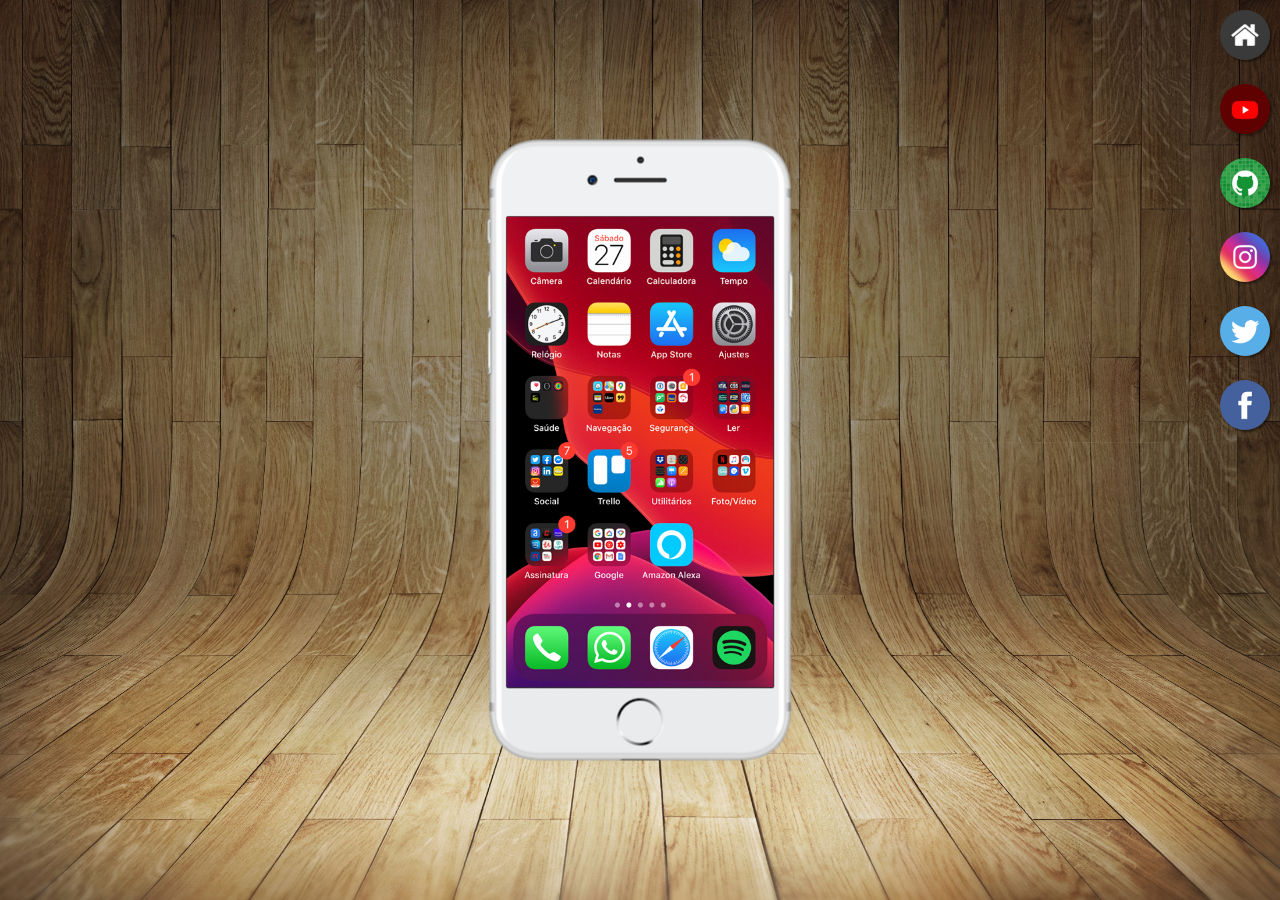
<file: projeto-social/index.html>
<!DOCTYPE html>
<html lang="pt-br">
<head>
    <meta charset="UTF-8">
    <meta name="viewport" content="width=device-width, initial-scale=1.0">
    <link rel="shortcut icon" href="favicon.ico" type="image/x-icon">
    <link rel="stylesheet" href="estilos/style.css">

    <title>Projeto redes sociais</title>
</head>
<body>
    <main>
        <section id="telefone">
            <iframe src="home.html" name="tela" id="tela" frameborder="0">
                Seu navegador não é compatível com isso.
            </iframe>
        </section>

        <section id="redes-sociais">
            <a href="home.html" target="tela"><img src="imagens/logo-home.jpg" alt="Home"></a> <br>
            <a href="youtube.html" target="tela"><img src="imagens/logo-youtube.jpg" alt="YouTube"></a> <br>
            <a href="github.html" target="tela"><img src="imagens/logo-github.jpg" alt="GitHub"></a> <br>
            <a href="instagram.html" target="tela"><img src="imagens/logo-instagram.jpg" alt="Instagram"></a> <br>
            <a href="twitter.html" target="tela"><img src="imagens/logo-twitter.jpg" alt="Twitter"></a> <br>
            <a href="facebook.html" target="tela"><img src="imagens/logo-facebook.jpg" alt="Facebook"></a> <br>
        </section>
    </main>
</body>
</html>
</file>
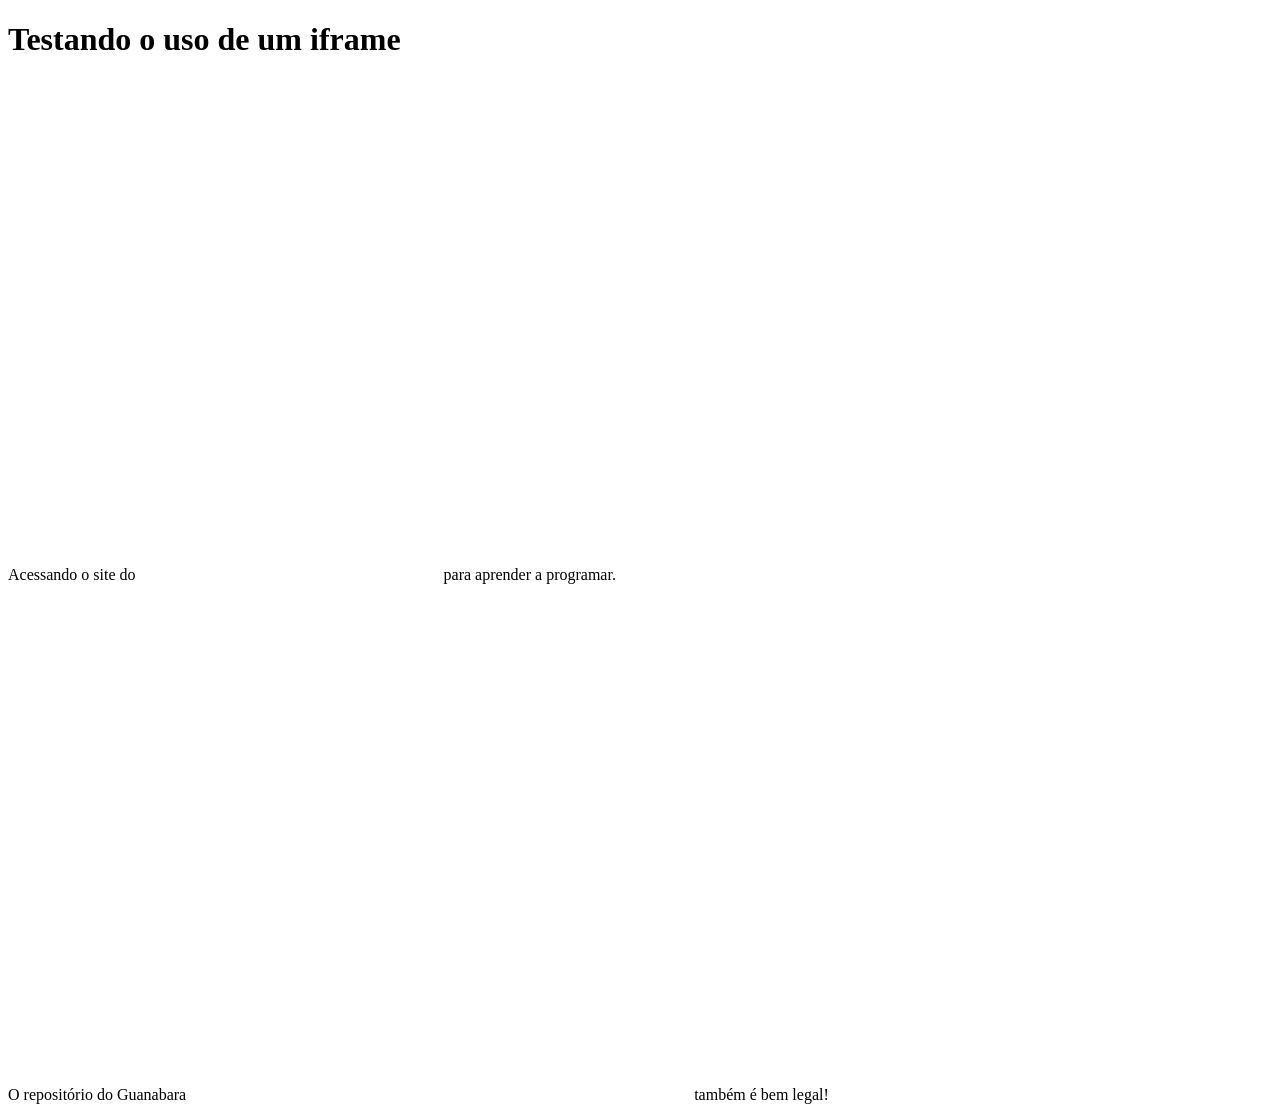
<file: ex001/iframe001.html>
<!DOCTYPE html>
<html lang="pt-br">

<head>
    <meta charset="UTF-8">
    <meta name="viewport" content="width=device-width, initial-scale=1.0">
    <title>Estudos de iframe</title>
</head>

<body>
    <h1>Testando o uso de um iframe</h1>
    <p>
        Acessando o site do
        <iframe src="https://www.cursoemvideo.com" frameborder="0" height="500">
            <a href="https://www.cursoemvideo.com" target="_blank">Curso em vídeo</a>
        </iframe>
        para aprender a programar.
    </p>

    <p>
        O repositório do Guanabara
        <iframe src="https://gustavoguanabara.github.io" frameborder="0" height="500" width="500">
           no <a href="https://gustavoguanabara.github.io" target="_blank">GitHub</a>
        </iframe>
        também é bem legal!
    </p>
</body>

</html>
</file>
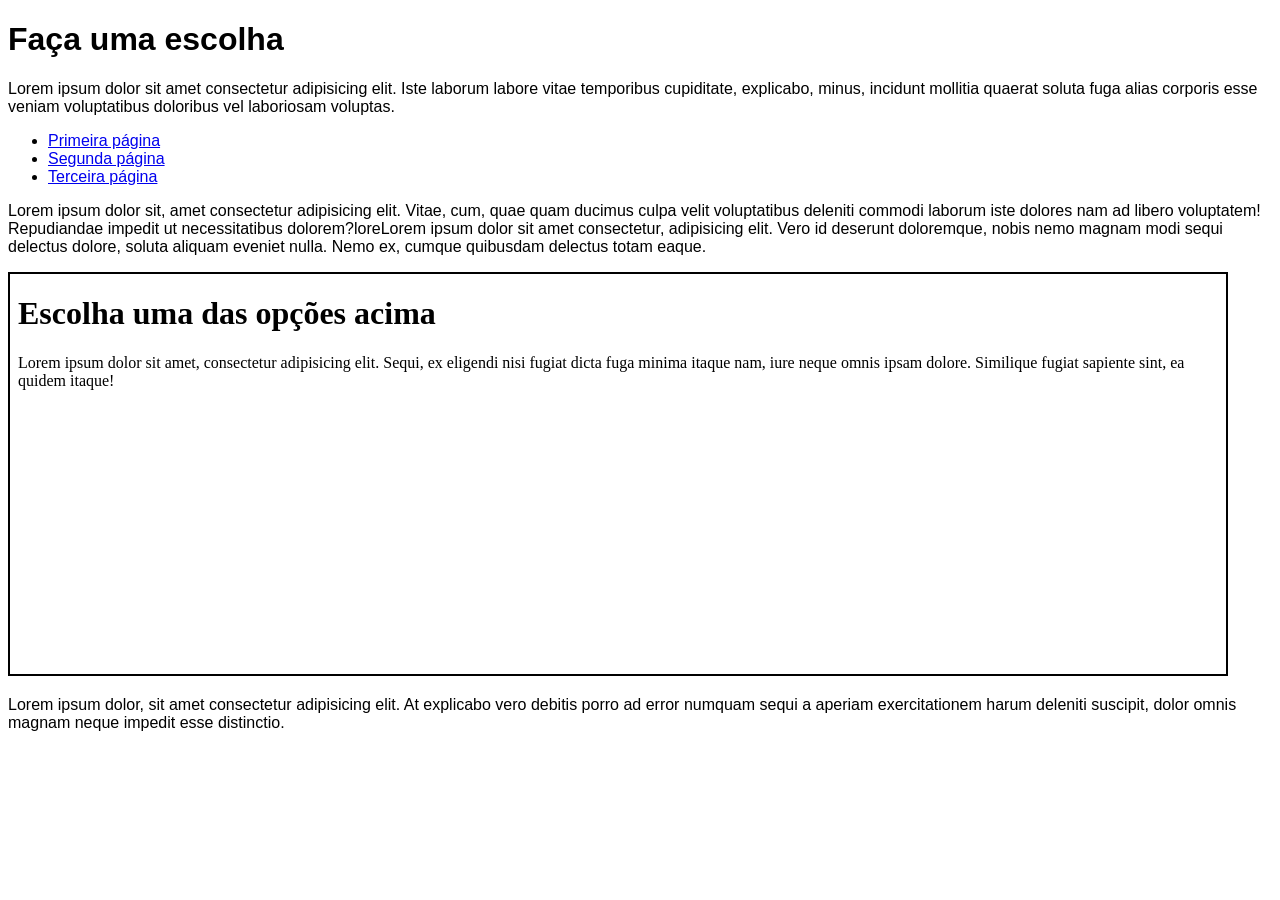
<file: ex002/iframe002.html>
<!DOCTYPE html>
<html lang="pt-br">
<head>
    <meta charset="UTF-8">
    <meta name="viewport" content="width=device-width, initial-scale=1.0">
    <title>Document</title>
    <style>
        body {
            font-family: Arial, Helvetica, sans-serif;
        }

        iframe#tela {
            width: 95vw;
            height: 400px;
            border: 2px solid black;
        }
    </style>
</head>
<body>
    <h1>Faça uma escolha</h1>
    <p>Lorem ipsum dolor sit amet consectetur adipisicing elit. Iste laborum labore vitae temporibus cupiditate, explicabo, minus, incidunt mollitia quaerat soluta fuga alias corporis esse veniam voluptatibus doloribus vel laboriosam voluptas.</p>
    <ul>
        <li><a href="pag001.html" target="frame">Primeira página</a></li>
        <li><a href="pag002.html" target="frame">Segunda página</a></li>
        <li><a href="pag003.html" target="frame">Terceira página</a></li>

    </ul>
    <p>Lorem ipsum dolor sit, amet consectetur adipisicing elit. Vitae, cum, quae quam ducimus culpa velit voluptatibus deleniti commodi laborum iste dolores nam ad libero voluptatem! Repudiandae impedit ut necessitatibus dolorem?loreLorem ipsum dolor sit amet consectetur, adipisicing elit. Vero id deserunt doloremque, nobis nemo magnam modi sequi delectus dolore, soluta aliquam eveniet nulla. Nemo ex, cumque quibusdam delectus totam eaque.</p>

    <iframe id="tela" name="frame" srcdoc="
        <h1>Escolha uma das opções acima</h1> 
        <p>Lorem ipsum dolor sit amet, consectetur adipisicing elit. Sequi, ex eligendi nisi fugiat dicta fuga minima itaque nam, iure neque omnis ipsam dolore. Similique fugiat sapiente sint, ea quidem itaque!</p>
    " frameborder="0">
        <p>Infelizmente seu navegador não é compatível com isso.</p>
    </iframe>

    <p>Lorem ipsum dolor, sit amet consectetur adipisicing elit. At explicabo vero debitis porro ad error numquam sequi a aperiam exercitationem harum deleniti suscipit, dolor omnis magnam neque impedit esse distinctio.</p>
</body>
</html>
</file>
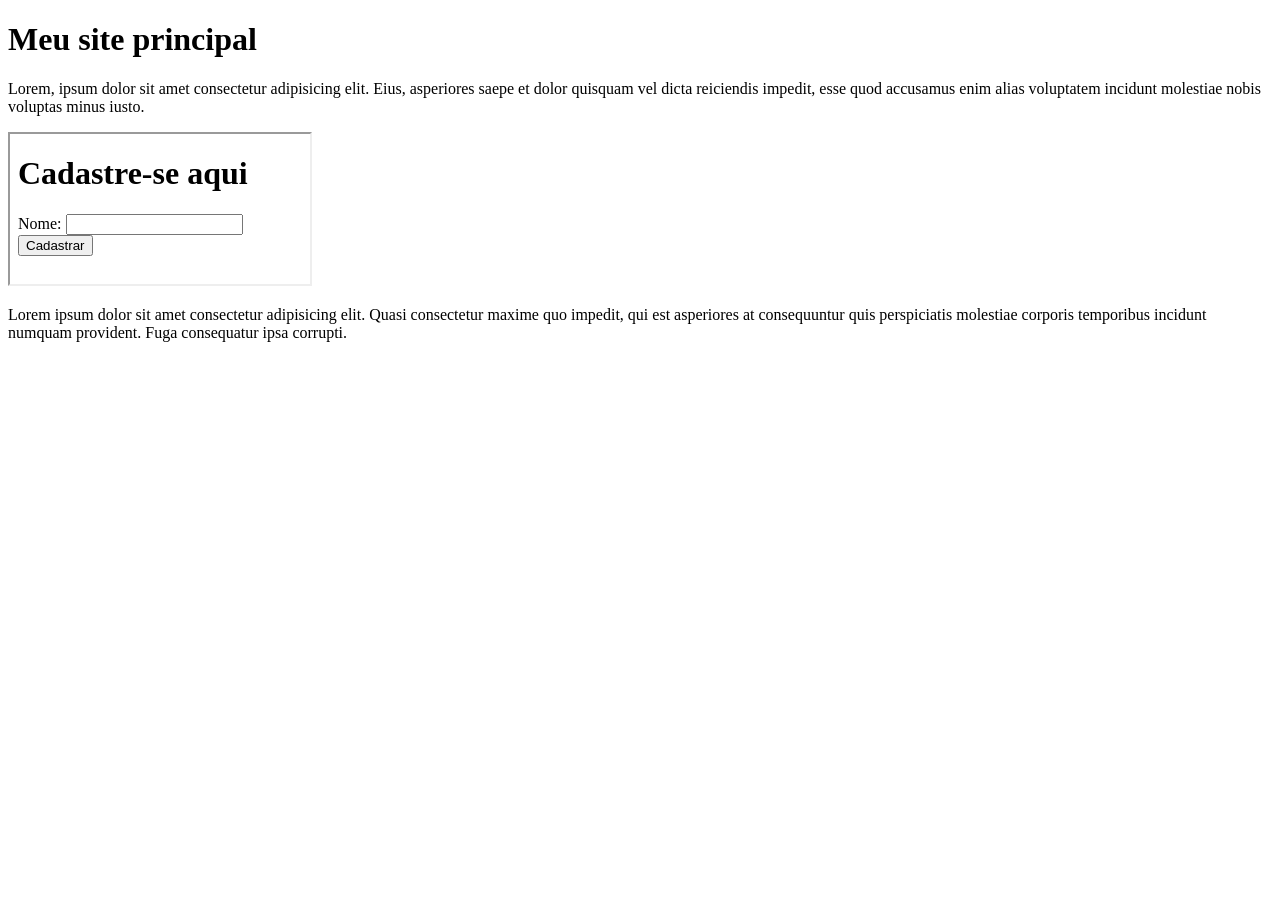
<file: ex002/iframe003.html>
<!DOCTYPE html>
<html lang="pt-br">
<head>
    <meta charset="UTF-8">
    <meta name="viewport" content="width=device-width, initial-scale=1.0">
    <title>Document</title>
</head>
<body>
    <h1>Meu site principal</h1>
    <p>Lorem, ipsum dolor sit amet consectetur adipisicing elit. Eius, asperiores saepe et dolor quisquam vel dicta reiciendis impedit, esse quod accusamus enim alias voluptatem incidunt molestiae nobis voluptas minus iusto.</p>
    <iframe src="pag004.html" sandbox="allow-same-origin allow-forms allow-scripts" referrerpolicy="no-referrer" >
        Seu navegador não é compatível com isso...
    </iframe>
    <p>Lorem ipsum dolor sit amet consectetur adipisicing elit. Quasi consectetur maxime quo impedit, qui est asperiores at consequuntur quis perspiciatis molestiae corporis temporibus incidunt numquam provident. Fuga consequatur ipsa corrupti.</p>

</body>
</html>
</file>
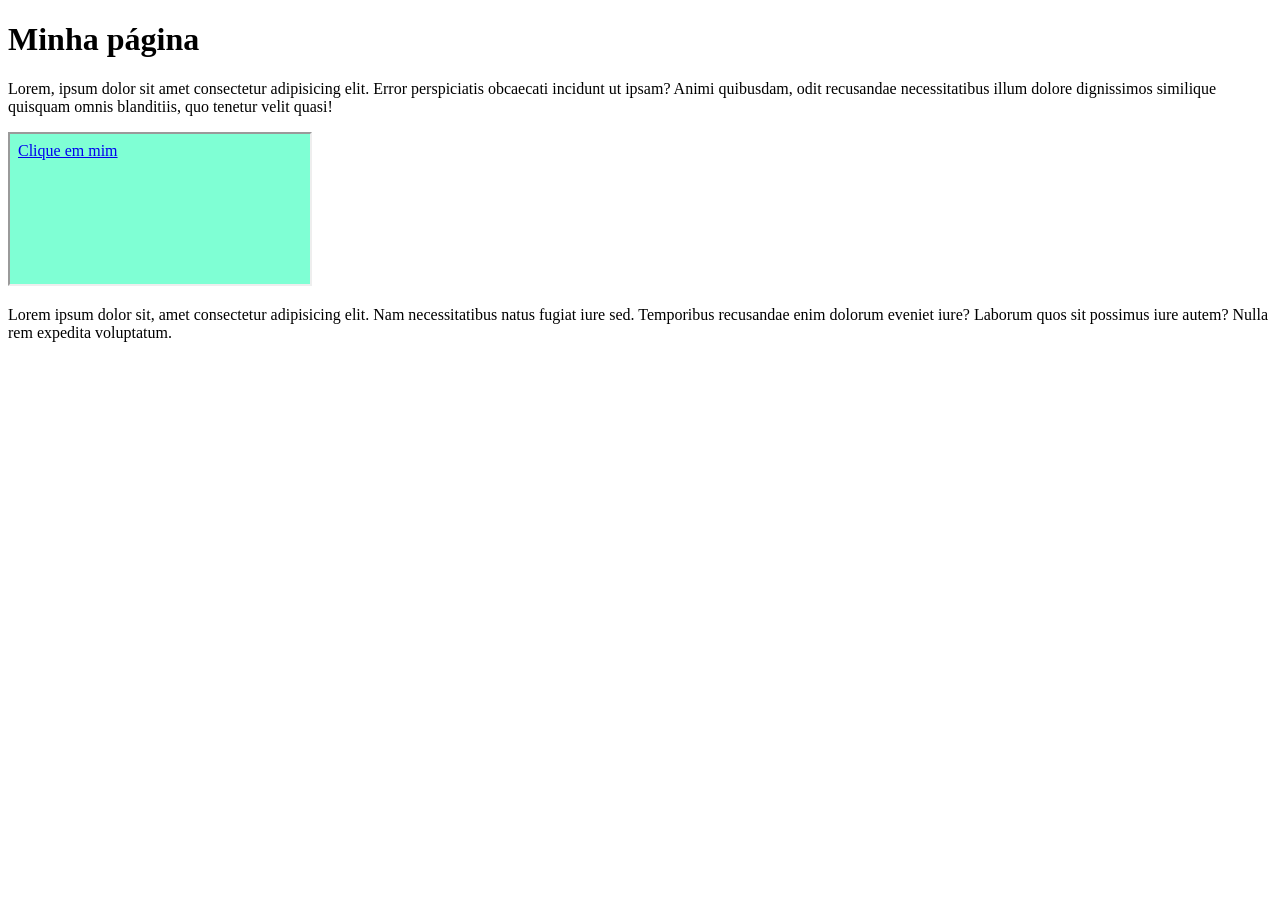
<file: ex002/iframe004.html>
<!DOCTYPE html>
<html lang="pt-br">
<head>
    <meta charset="UTF-8">
    <meta name="viewport" content="width=device-width, initial-scale=1.0">
    <title>Document</title>
</head>
<body>
    <h1>Minha página</h1>
    <p>Lorem, ipsum dolor sit amet consectetur adipisicing elit. Error perspiciatis obcaecati incidunt ut ipsam? Animi quibusdam, odit recusandae necessitatibus illum dolore dignissimos similique quisquam omnis blanditiis, quo tenetur velit quasi!</p>

    <iframe src="pag005.html" referrerpolicy="no-referrer" sandbox="allow-scripts" ></iframe>

    <p>Lorem ipsum dolor sit, amet consectetur adipisicing elit. Nam necessitatibus natus fugiat iure sed. Temporibus recusandae enim dolorum eveniet iure? Laborum quos sit possimus iure autem? Nulla rem expedita voluptatum.</p>

</body>
</html>
</file>
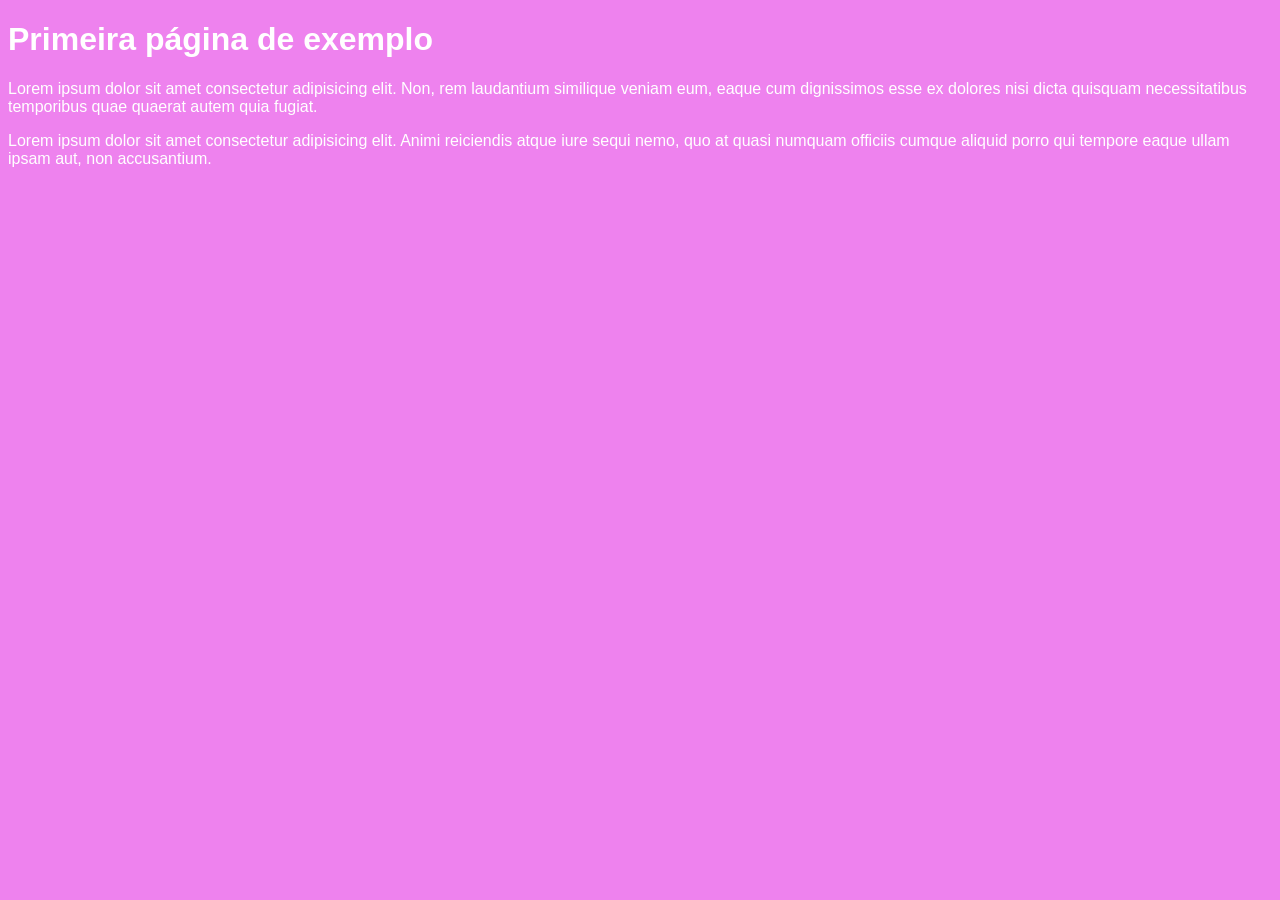
<file: ex002/pag001.html>
<!DOCTYPE html>
<html lang="pt-br">
<head>
    <meta charset="UTF-8">
    <meta name="viewport" content="width=device-width, initial-scale=1.0">
    <title>Document</title>
    <style>
        body {
            font-family: Arial, Helvetica, sans-serif;
            background-color: violet;
            color: white;
        }
    </style>
</head>
<body>
    <h1>Primeira página de exemplo</h1>
    <p>Lorem ipsum dolor sit amet consectetur adipisicing elit. Non, rem laudantium similique veniam eum, eaque cum dignissimos esse ex dolores nisi dicta quisquam necessitatibus temporibus quae quaerat autem quia fugiat.</p>
    <p>Lorem ipsum dolor sit amet consectetur adipisicing elit. Animi reiciendis atque iure sequi nemo, quo at quasi numquam officiis cumque aliquid porro qui tempore eaque ullam ipsam aut, non accusantium.</p>
</body>
</html>
</file>
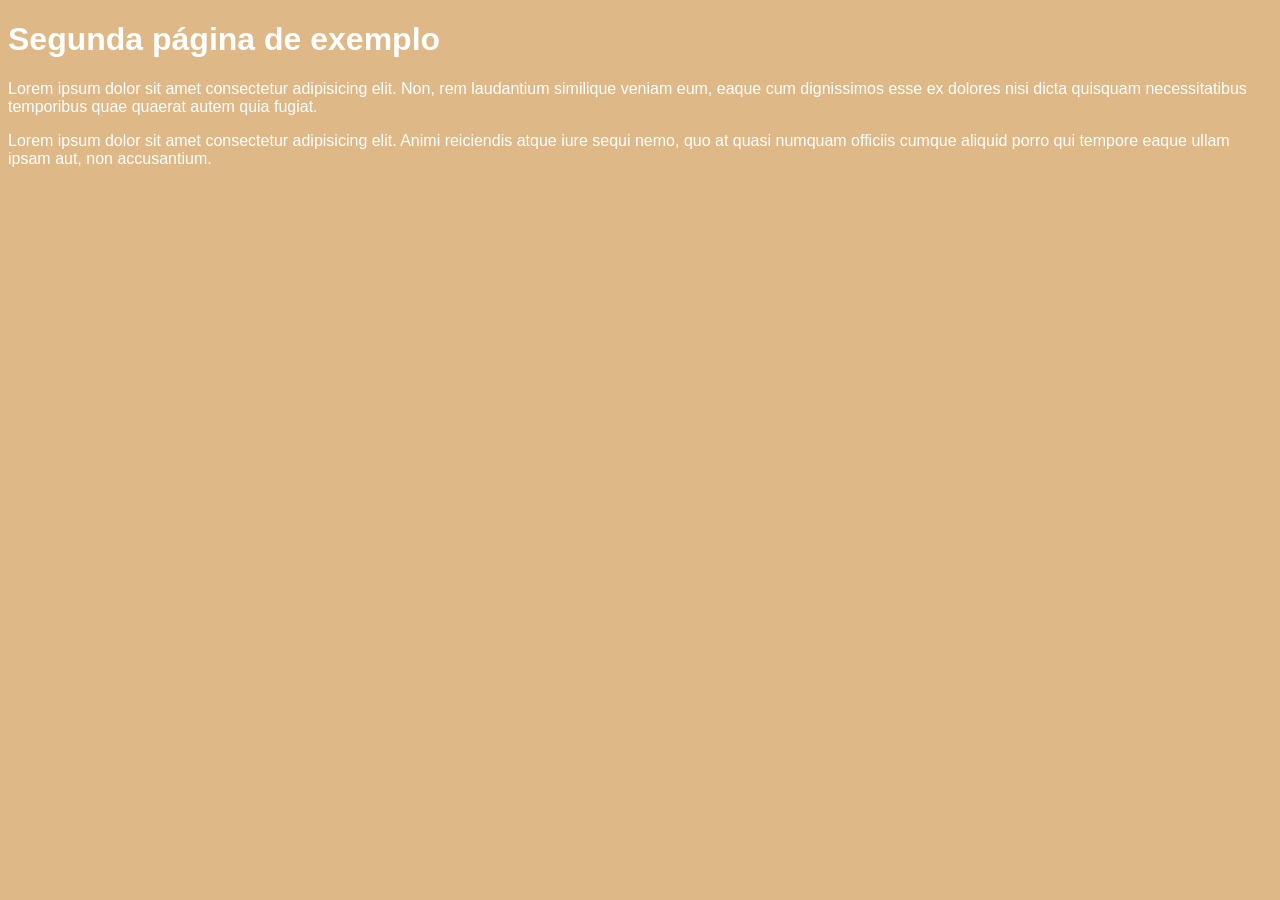
<file: ex002/pag002.html>
<!DOCTYPE html>
<html lang="pt-br">
<head>
    <meta charset="UTF-8">
    <meta name="viewport" content="width=device-width, initial-scale=1.0">
    <title>Document</title>
    <style>
        body {
            font-family: Arial, Helvetica, sans-serif;
            background-color: burlywood;
            color: white;
        }
    </style>
</head>
<body>
    <h1>Segunda página de exemplo</h1>
    <p>Lorem ipsum dolor sit amet consectetur adipisicing elit. Non, rem laudantium similique veniam eum, eaque cum dignissimos esse ex dolores nisi dicta quisquam necessitatibus temporibus quae quaerat autem quia fugiat.</p>
    <p>Lorem ipsum dolor sit amet consectetur adipisicing elit. Animi reiciendis atque iure sequi nemo, quo at quasi numquam officiis cumque aliquid porro qui tempore eaque ullam ipsam aut, non accusantium.</p>
</body>
</html>
</file>
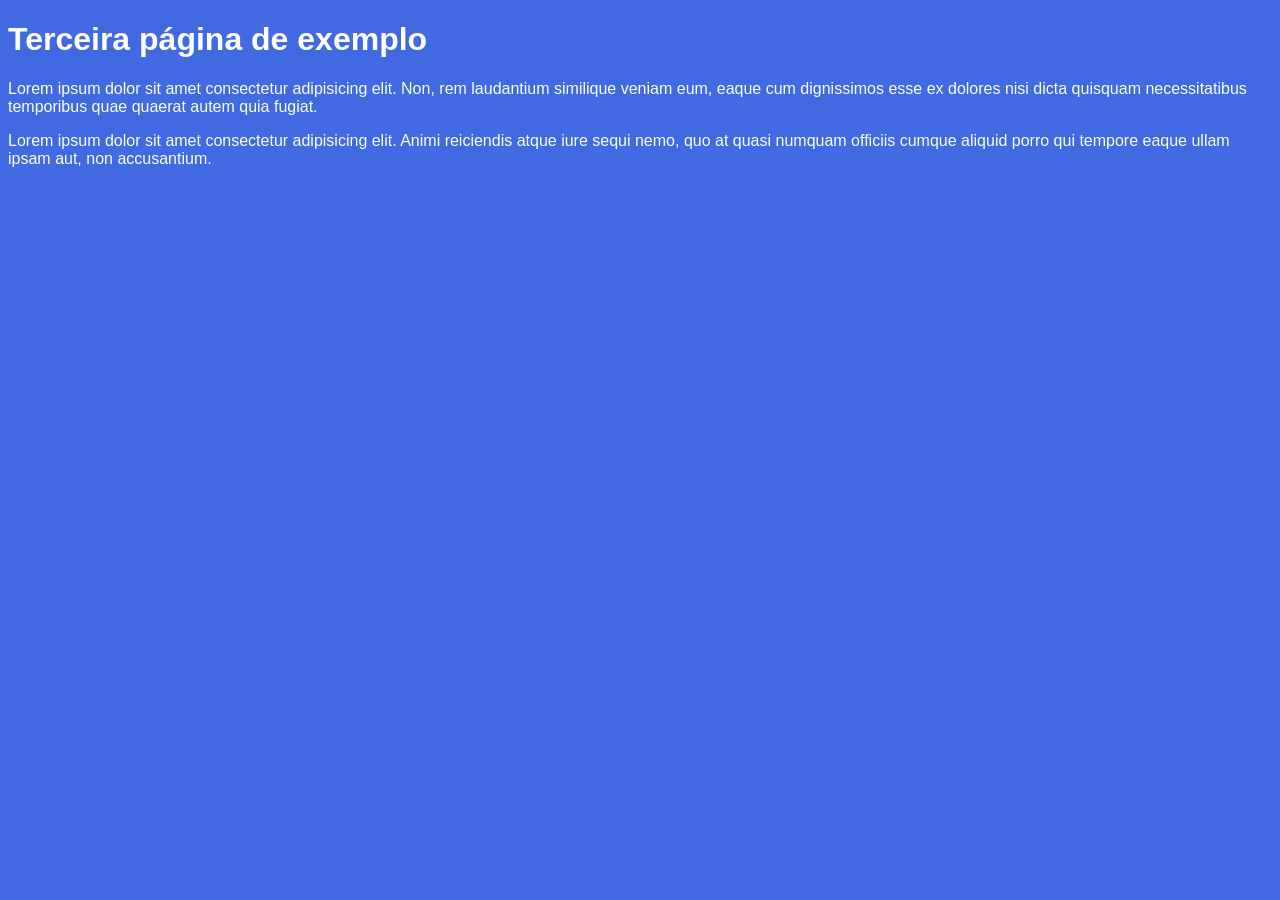
<file: ex002/pag003.html>
<!DOCTYPE html>
<html lang="pt-br">
<head>
    <meta charset="UTF-8">
    <meta name="viewport" content="width=device-width, initial-scale=1.0">
    <title>Document</title>
    <style>
        body {
            font-family: Arial, Helvetica, sans-serif;
            background-color: royalblue;
            color: white;
        }
    </style>
</head>
<body>
    <h1>Terceira página de exemplo</h1>
    <p>Lorem ipsum dolor sit amet consectetur adipisicing elit. Non, rem laudantium similique veniam eum, eaque cum dignissimos esse ex dolores nisi dicta quisquam necessitatibus temporibus quae quaerat autem quia fugiat.</p>
    <p>Lorem ipsum dolor sit amet consectetur adipisicing elit. Animi reiciendis atque iure sequi nemo, quo at quasi numquam officiis cumque aliquid porro qui tempore eaque ullam ipsam aut, non accusantium.</p>
</body>
</html>
</file>
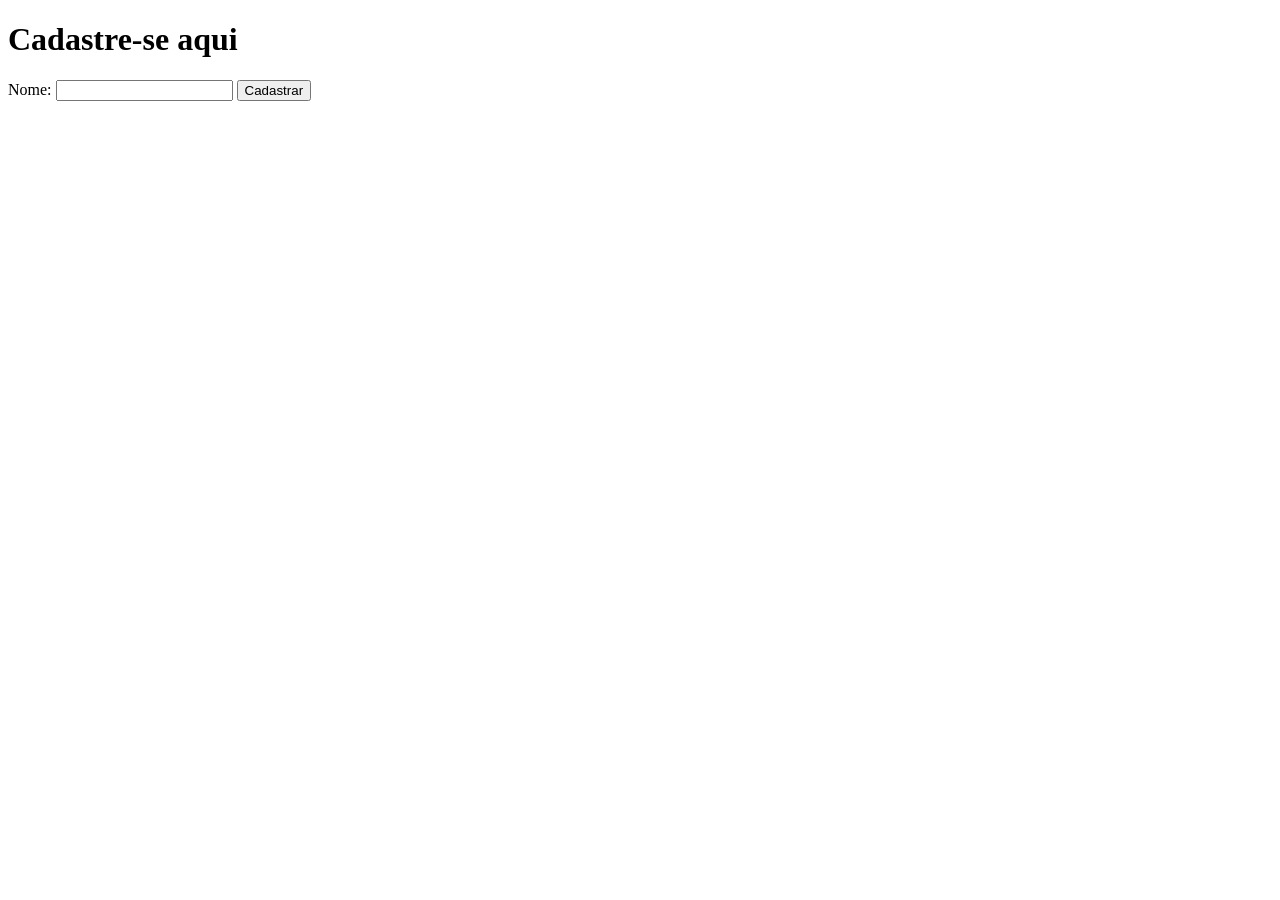
<file: ex002/pag004.html>
<!DOCTYPE html>
<html lang="pt-br">
<head>
    <meta charset="UTF-8">
    <meta name="viewport" content="width=device-width, initial-scale=1.0">
    <title>Document</title>
</head>
<body>
    <h1>Cadastre-se aqui</h1>
    <form action="cadastro.php" method="get">
        <p>
            Nome:
            <input type="text" name="nome" id="nome">
            <input type="submit" value="Cadastrar">
        </p>
    </form>
</body>
</html>
</file>
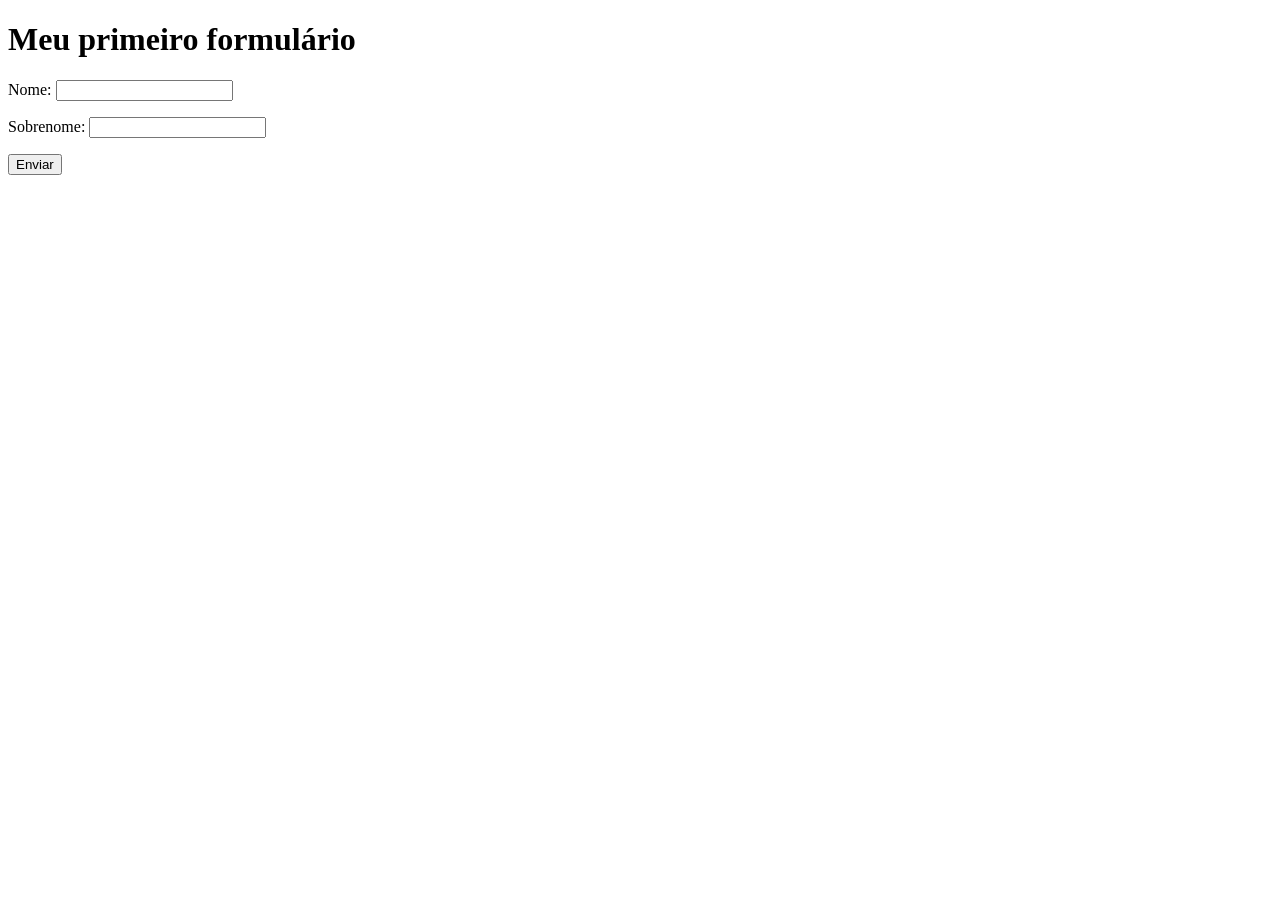
<file: formulario/form001.html>
<!DOCTYPE html>
<html lang="pt-br">

<head>
    <meta charset="UTF-8">
    <meta name="viewport" content="width=device-width, initial-scale=1.0">
    <title>Formulário</title>
</head>

<body>
    <h1>Meu primeiro formulário</h1>
    <form action="cadastro.php" autocomplete="off">
        <p><label for="inome">Nome:</label>
            <input type="text" name="nome" id="inome">
        </p>
        <p><label for="isobrenome">Sobrenome:</label>
            <input type="text" name="sobrenome" id="isobrenome">
        </p>
        <p>
            <input type="submit" value="Enviar">
        </p>
    </form>
</body>

</html>
</file>
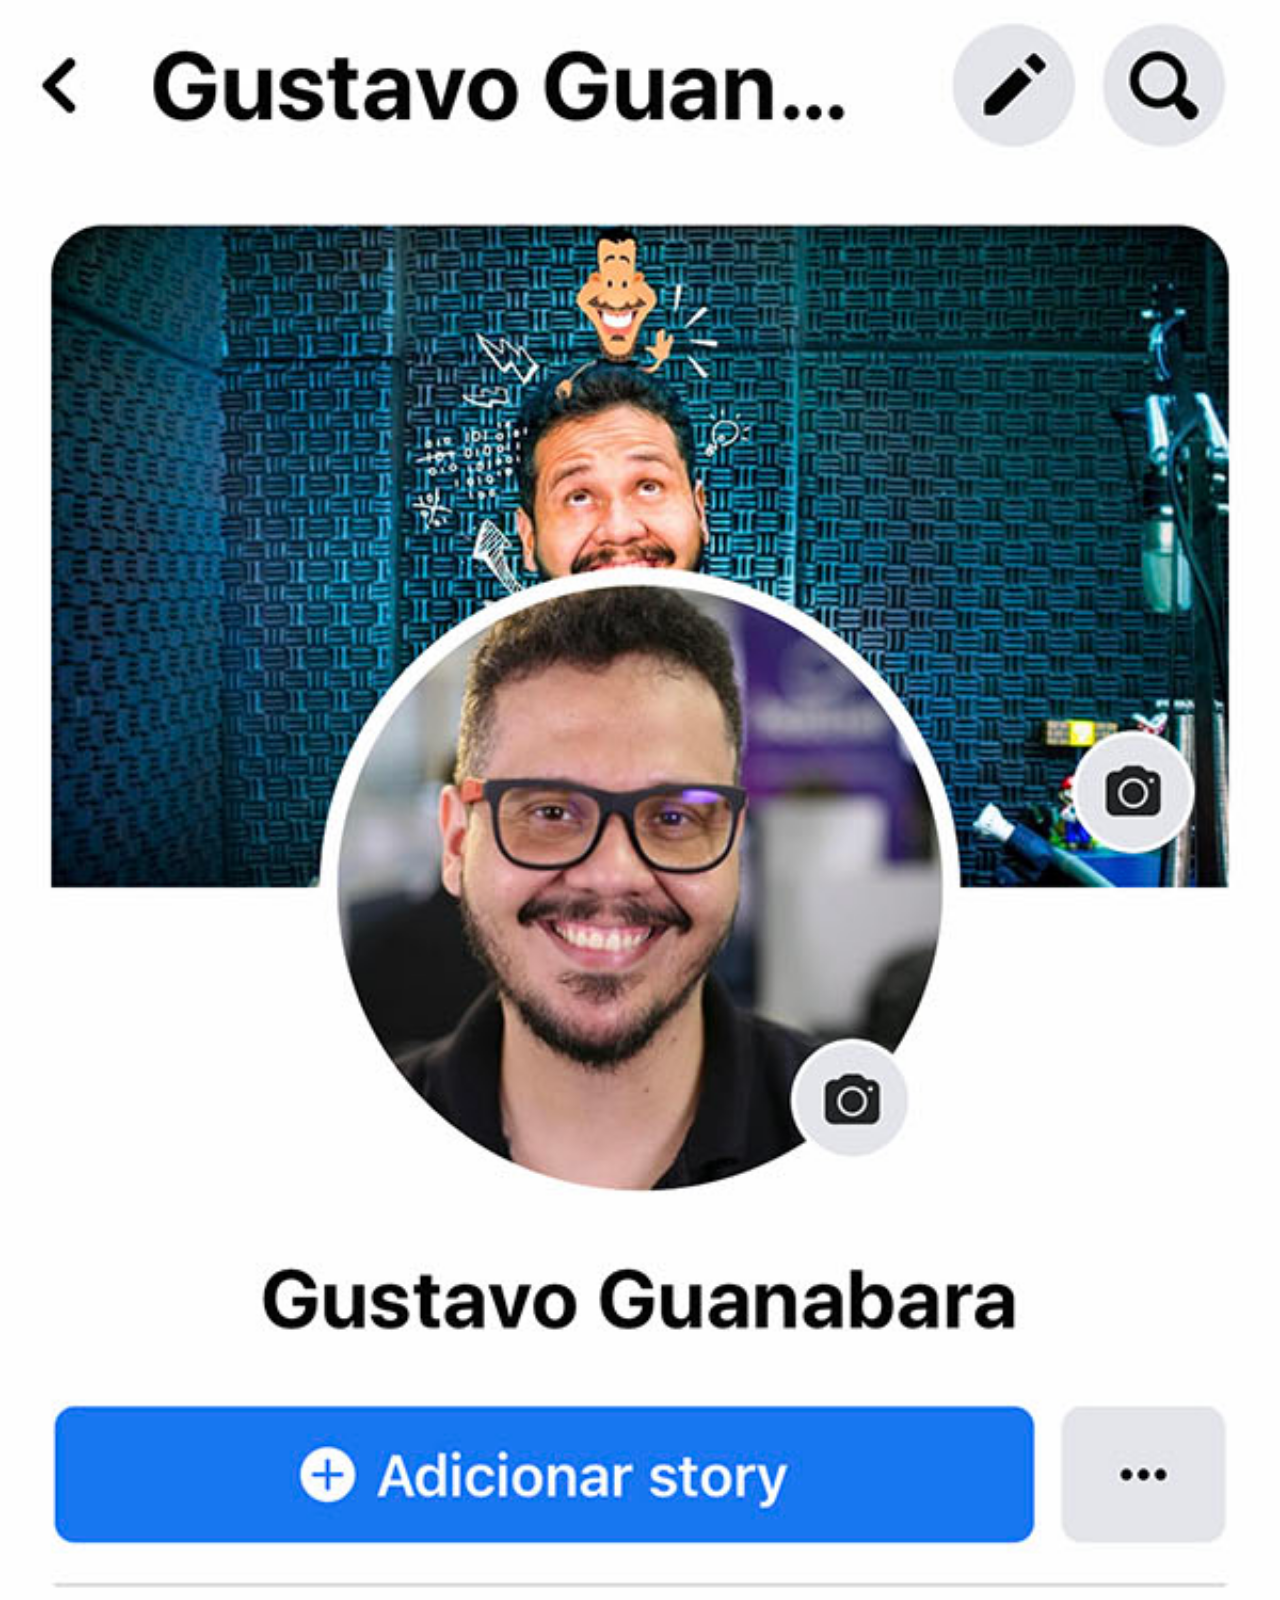
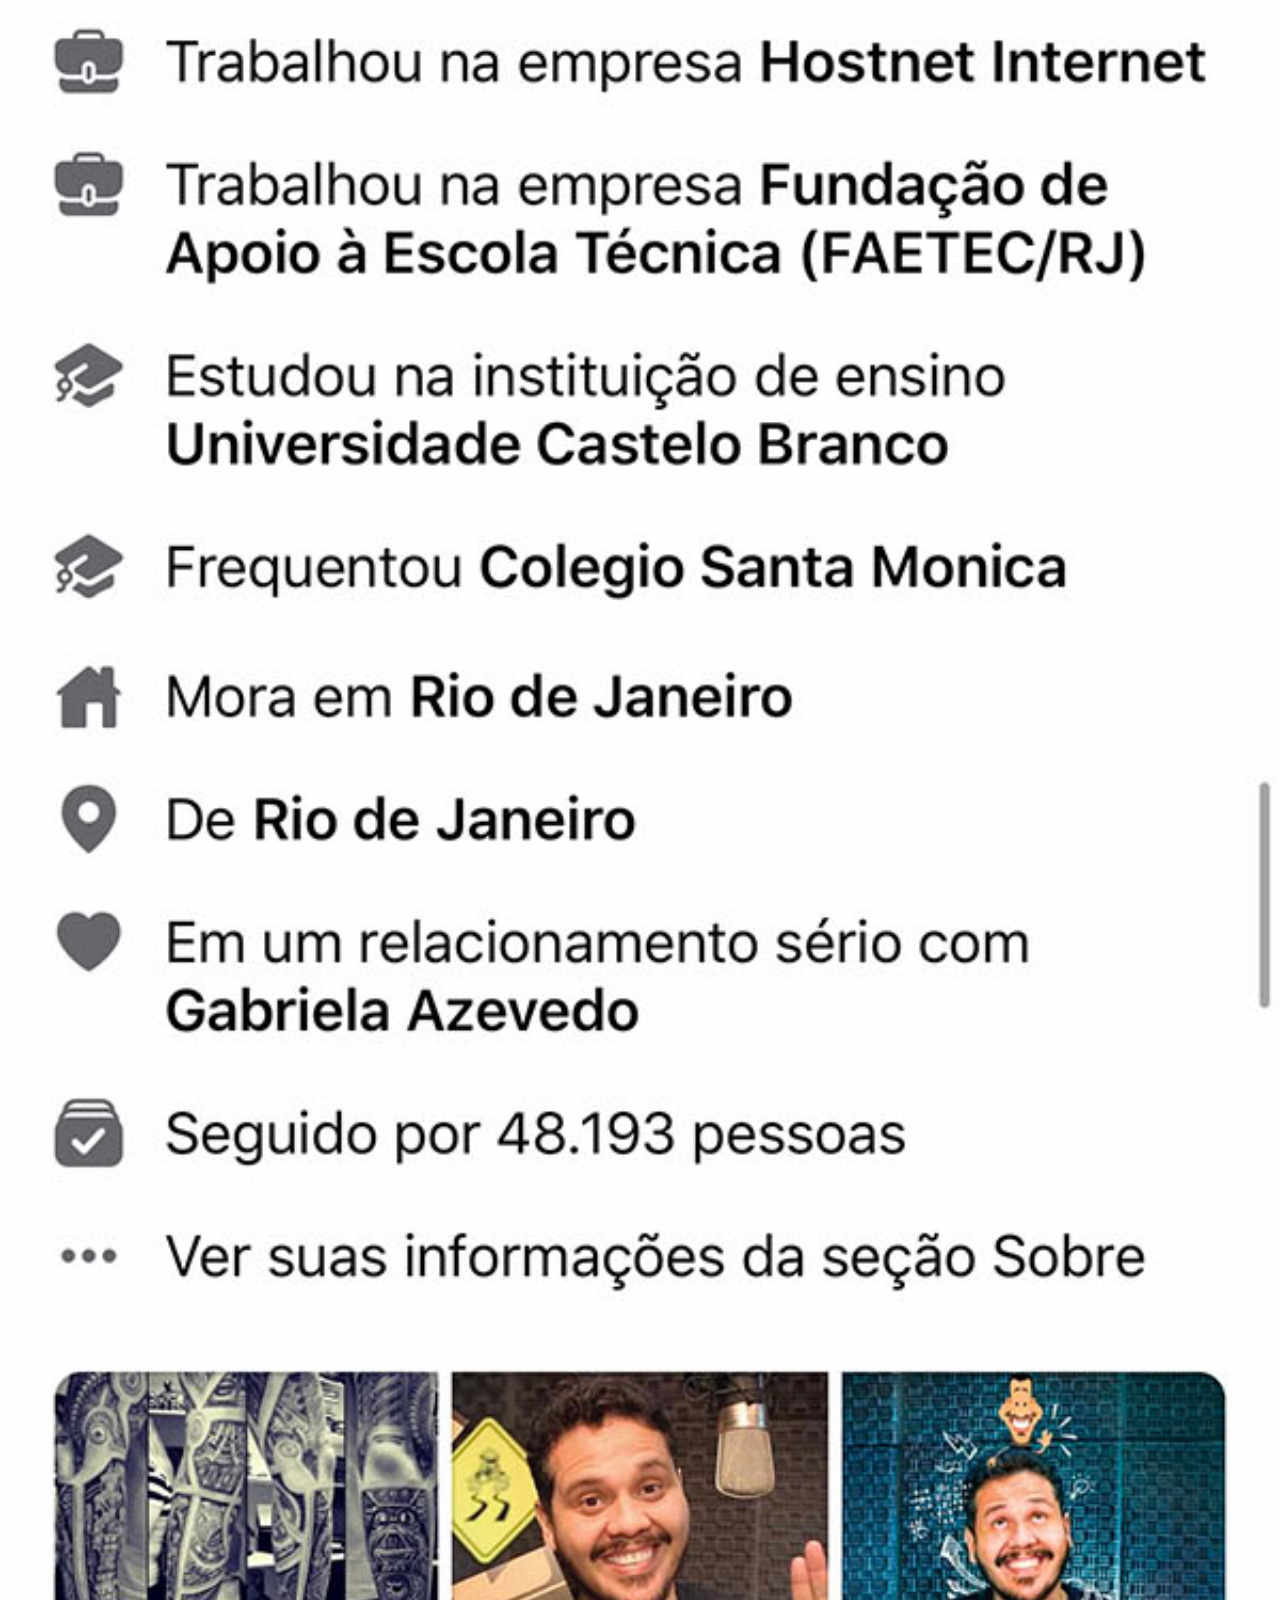
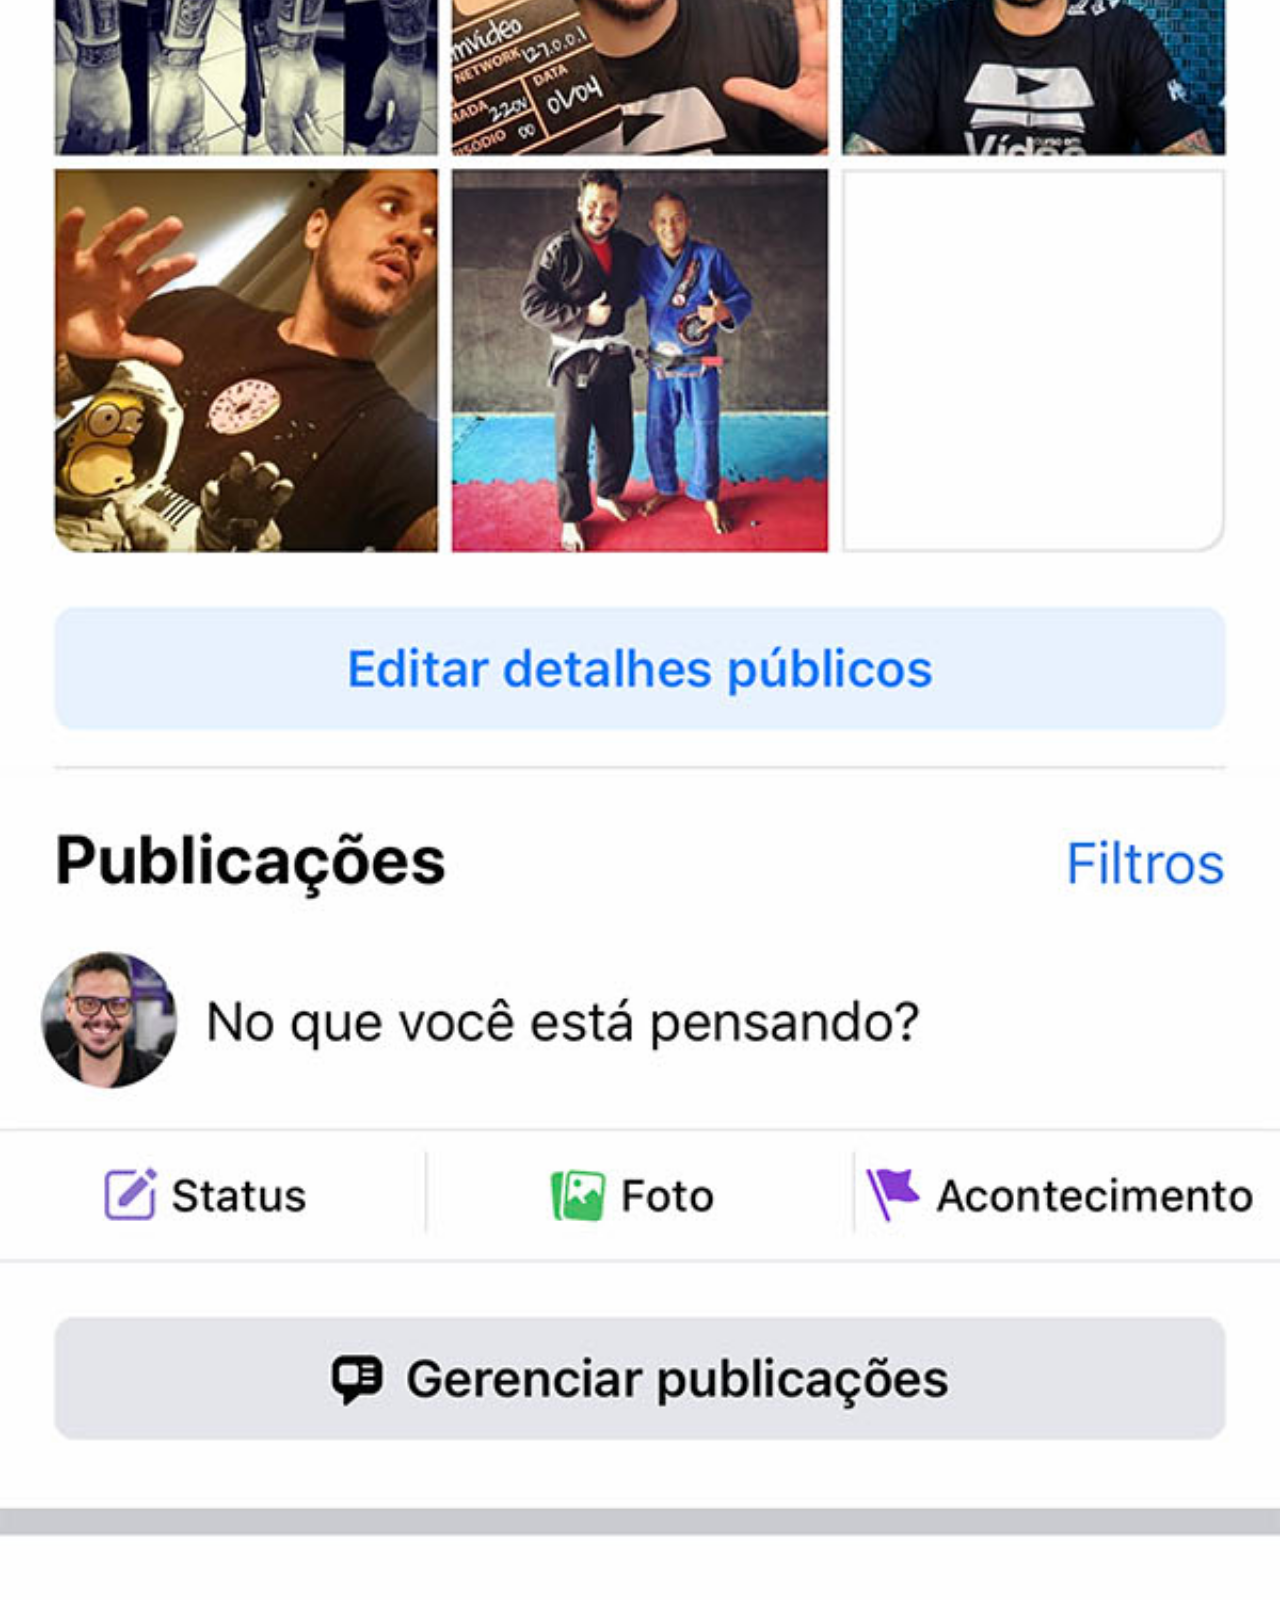
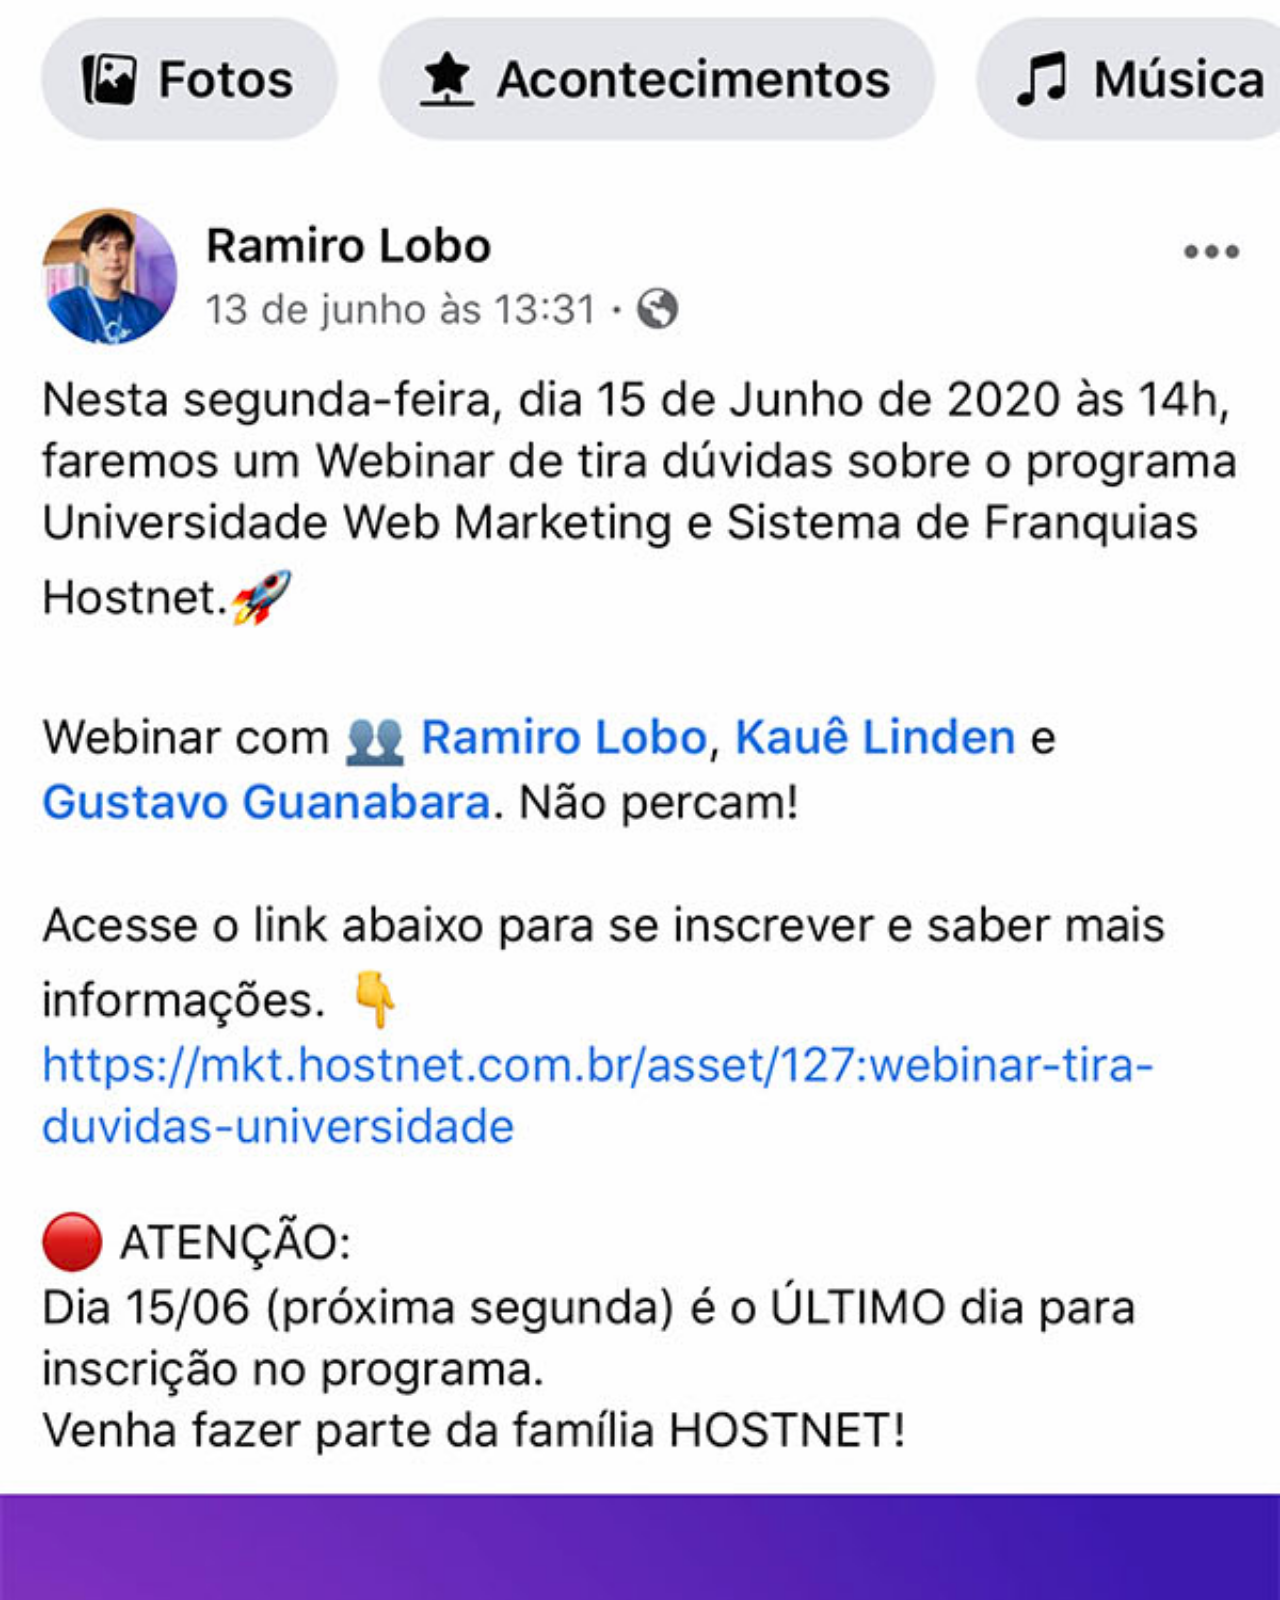
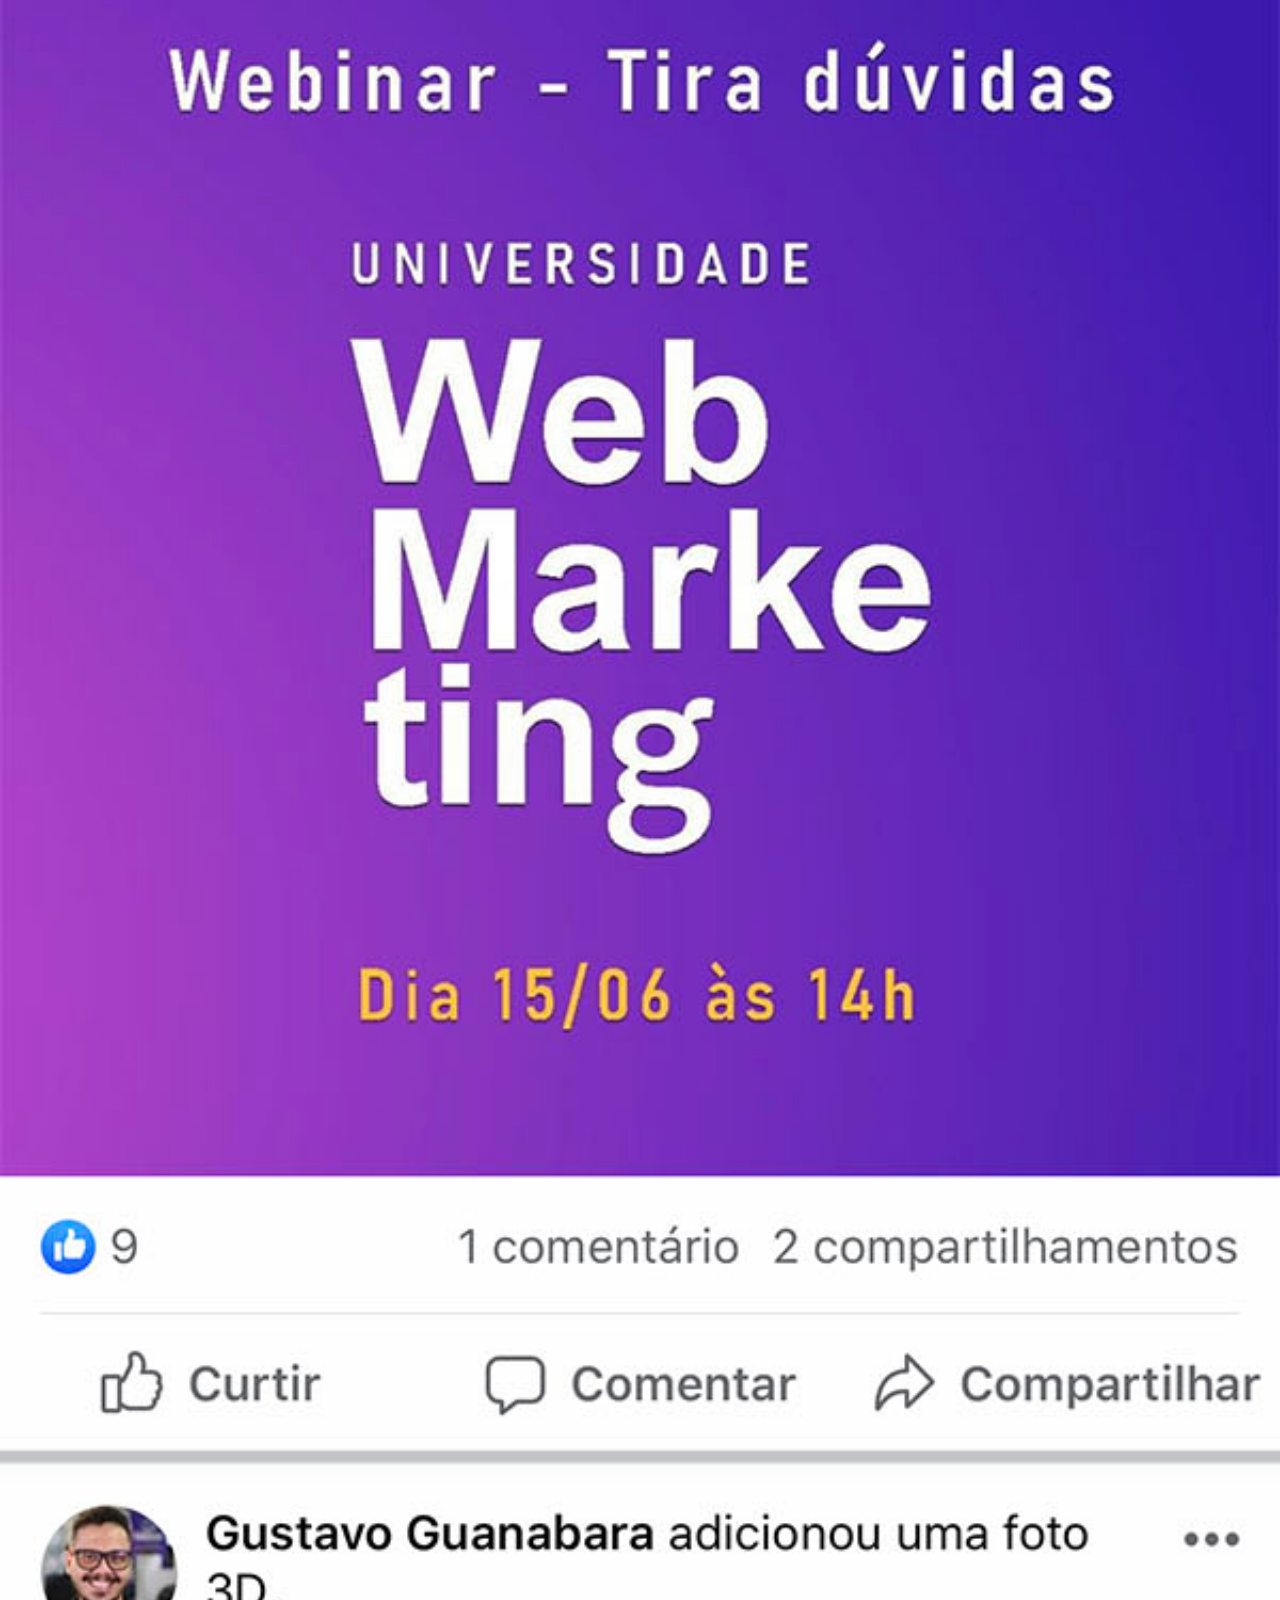
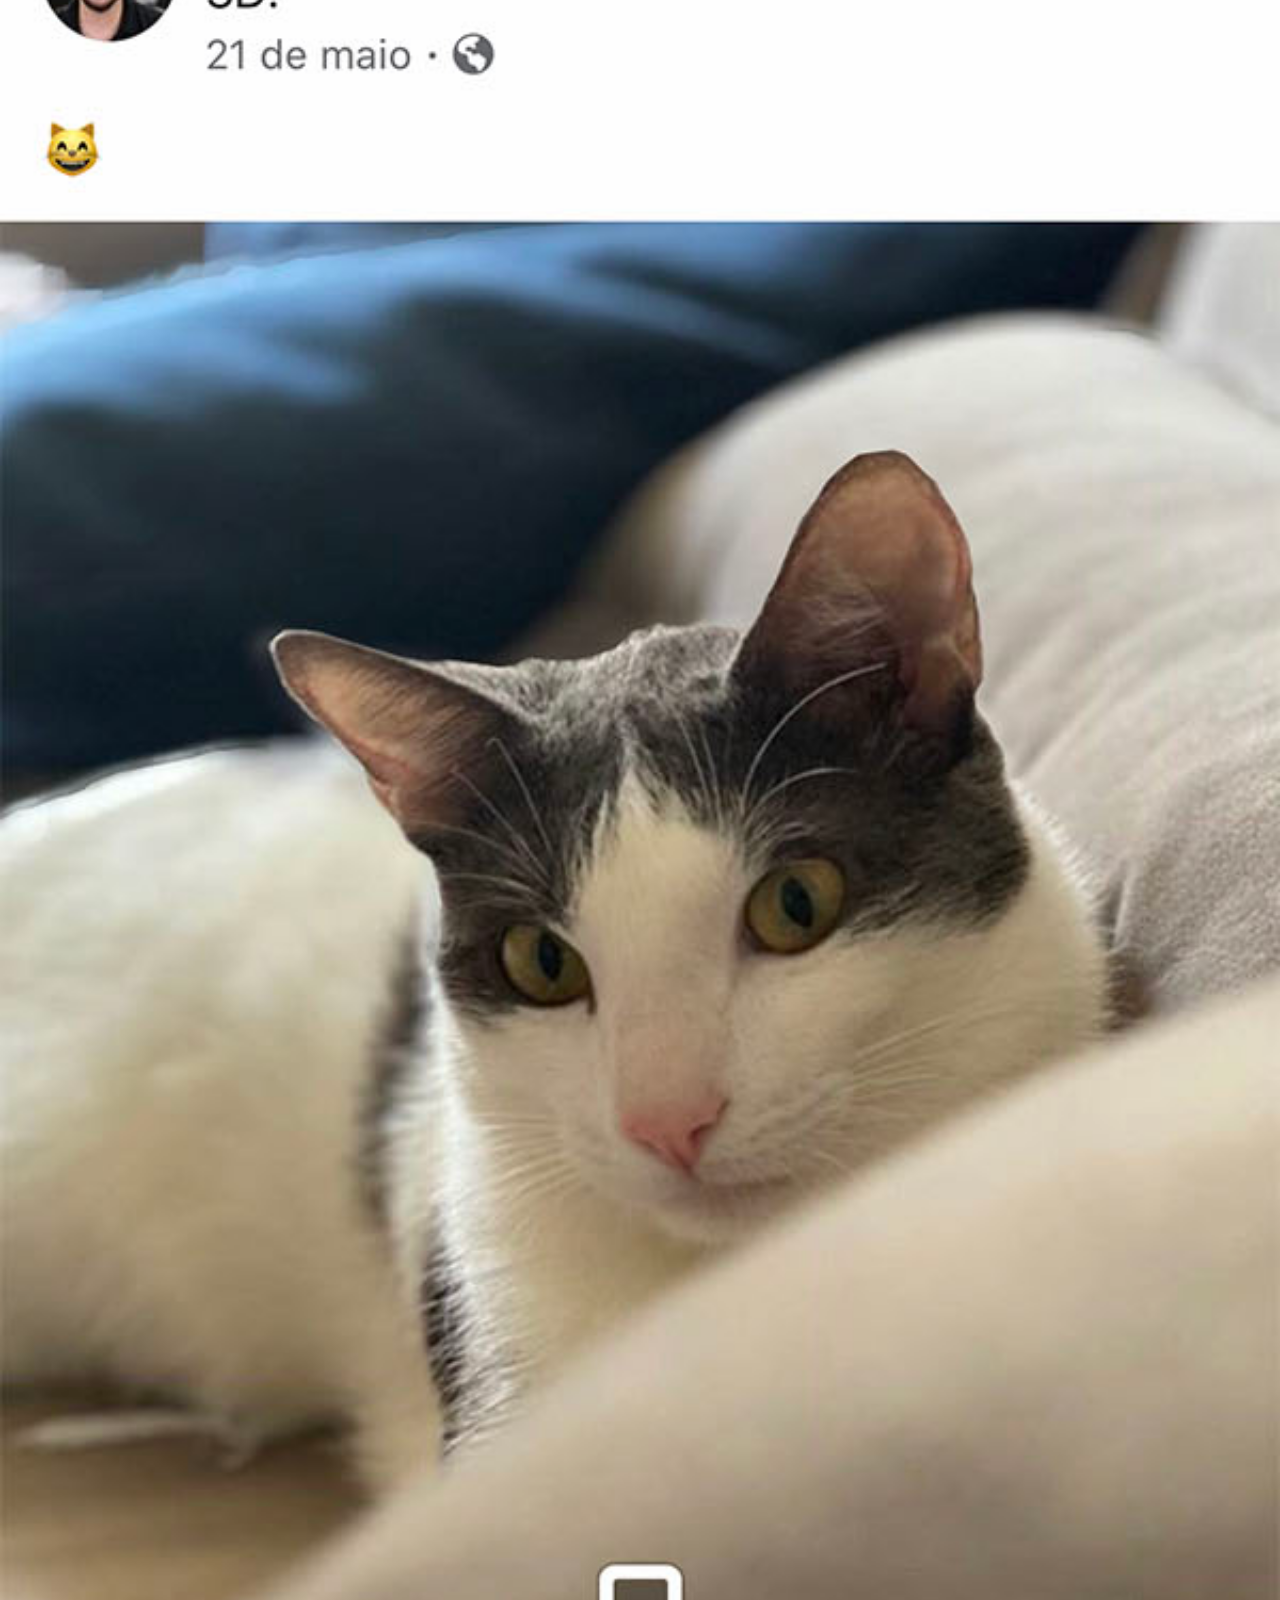
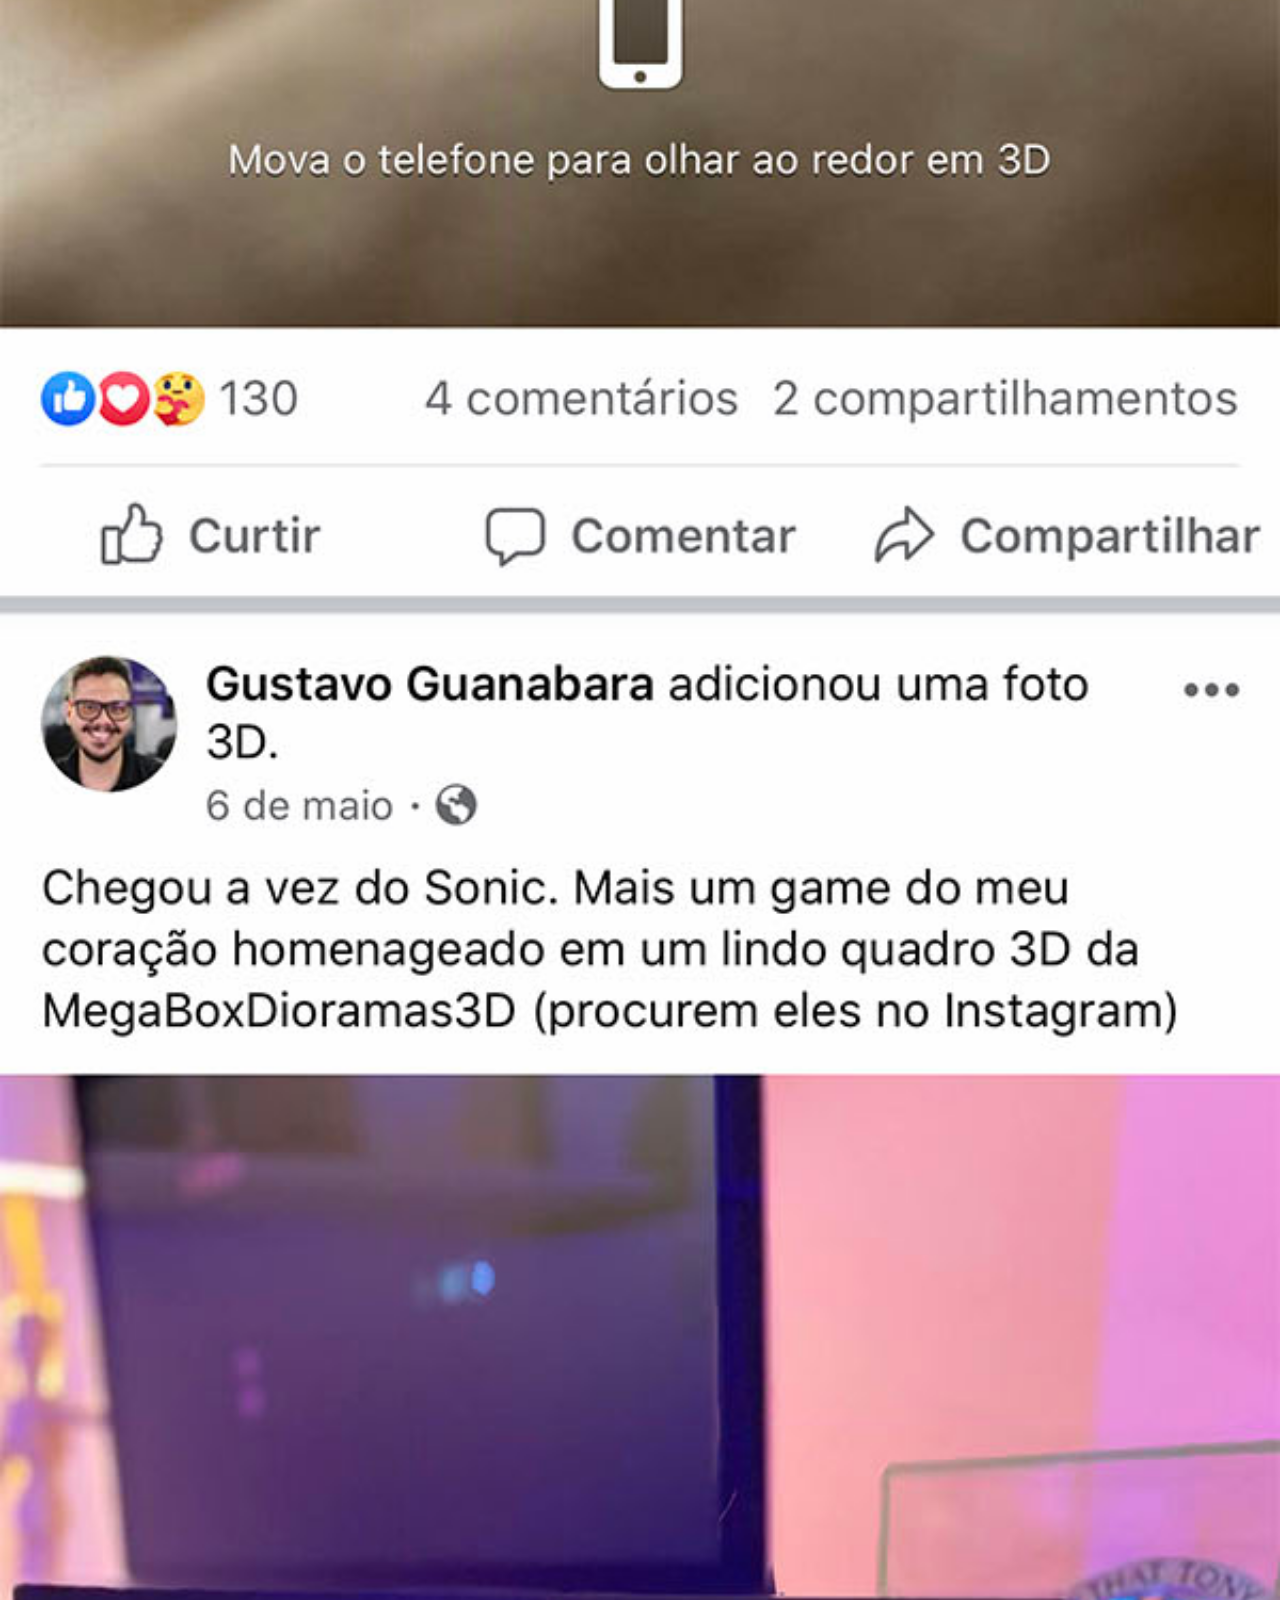
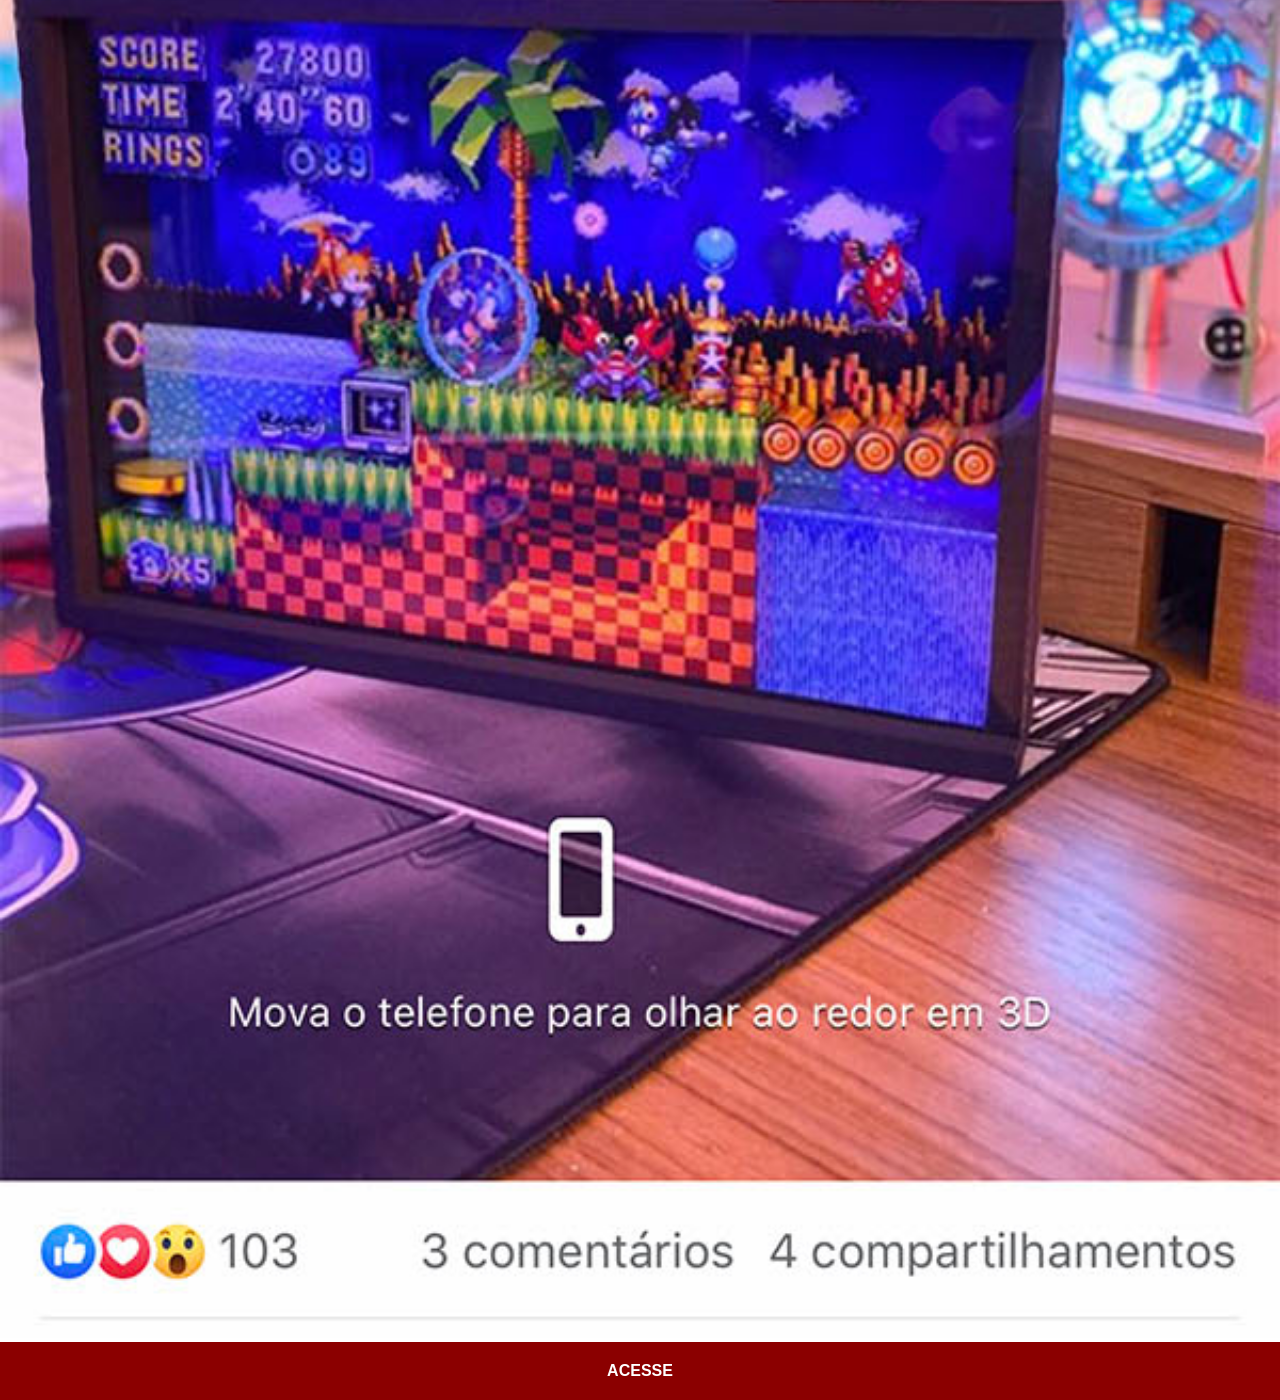
<file: projeto-social/facebook.html>
<!DOCTYPE html>
<html lang="pt-br">
<head>
    <meta charset="UTF-8">
    <meta name="viewport" content="width=device-width, initial-scale=1.0">
    <title>Facebook</title>
    <link rel="stylesheet" href="estilos/social.css">
</head>
<body>
    <img src="imagens/tela-facebook.jpg" alt="Twitter">
    <a href="#" target="_blank">ACESSE</a>
</body>
</html>
</file>
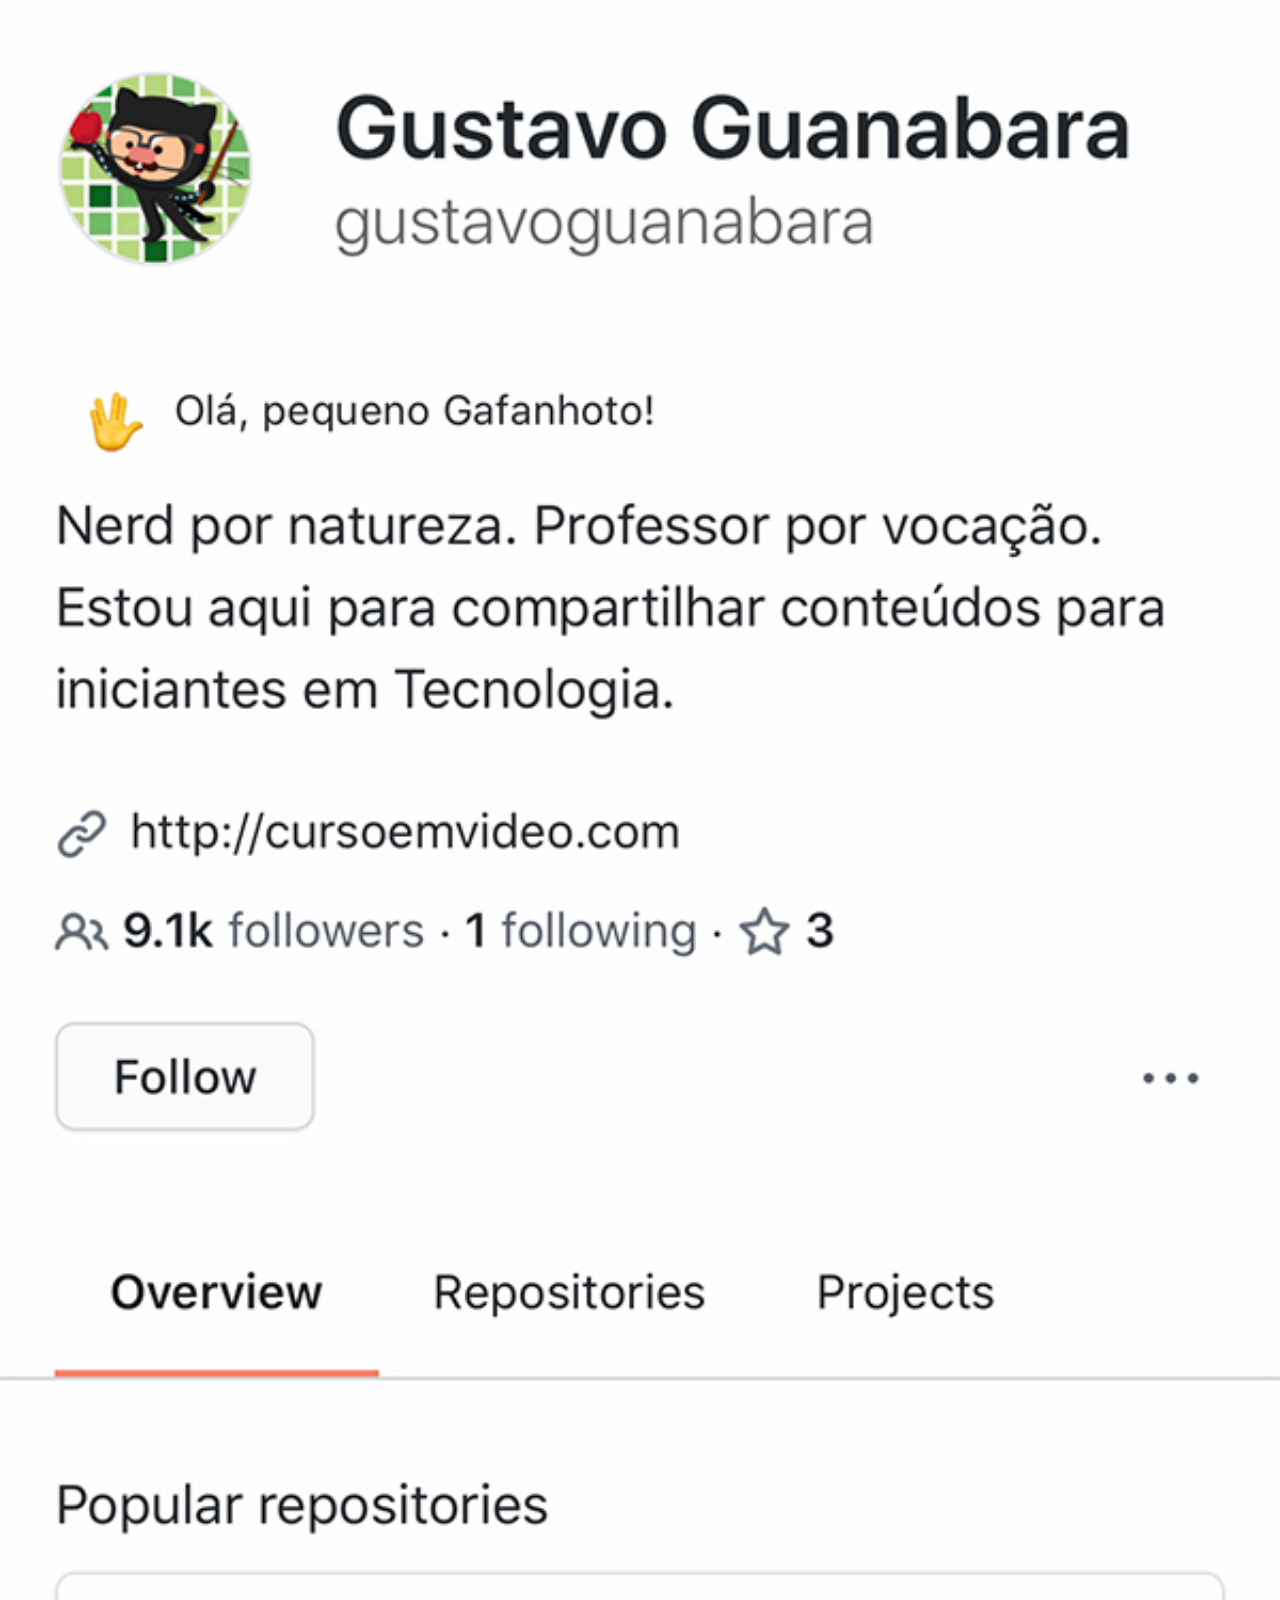
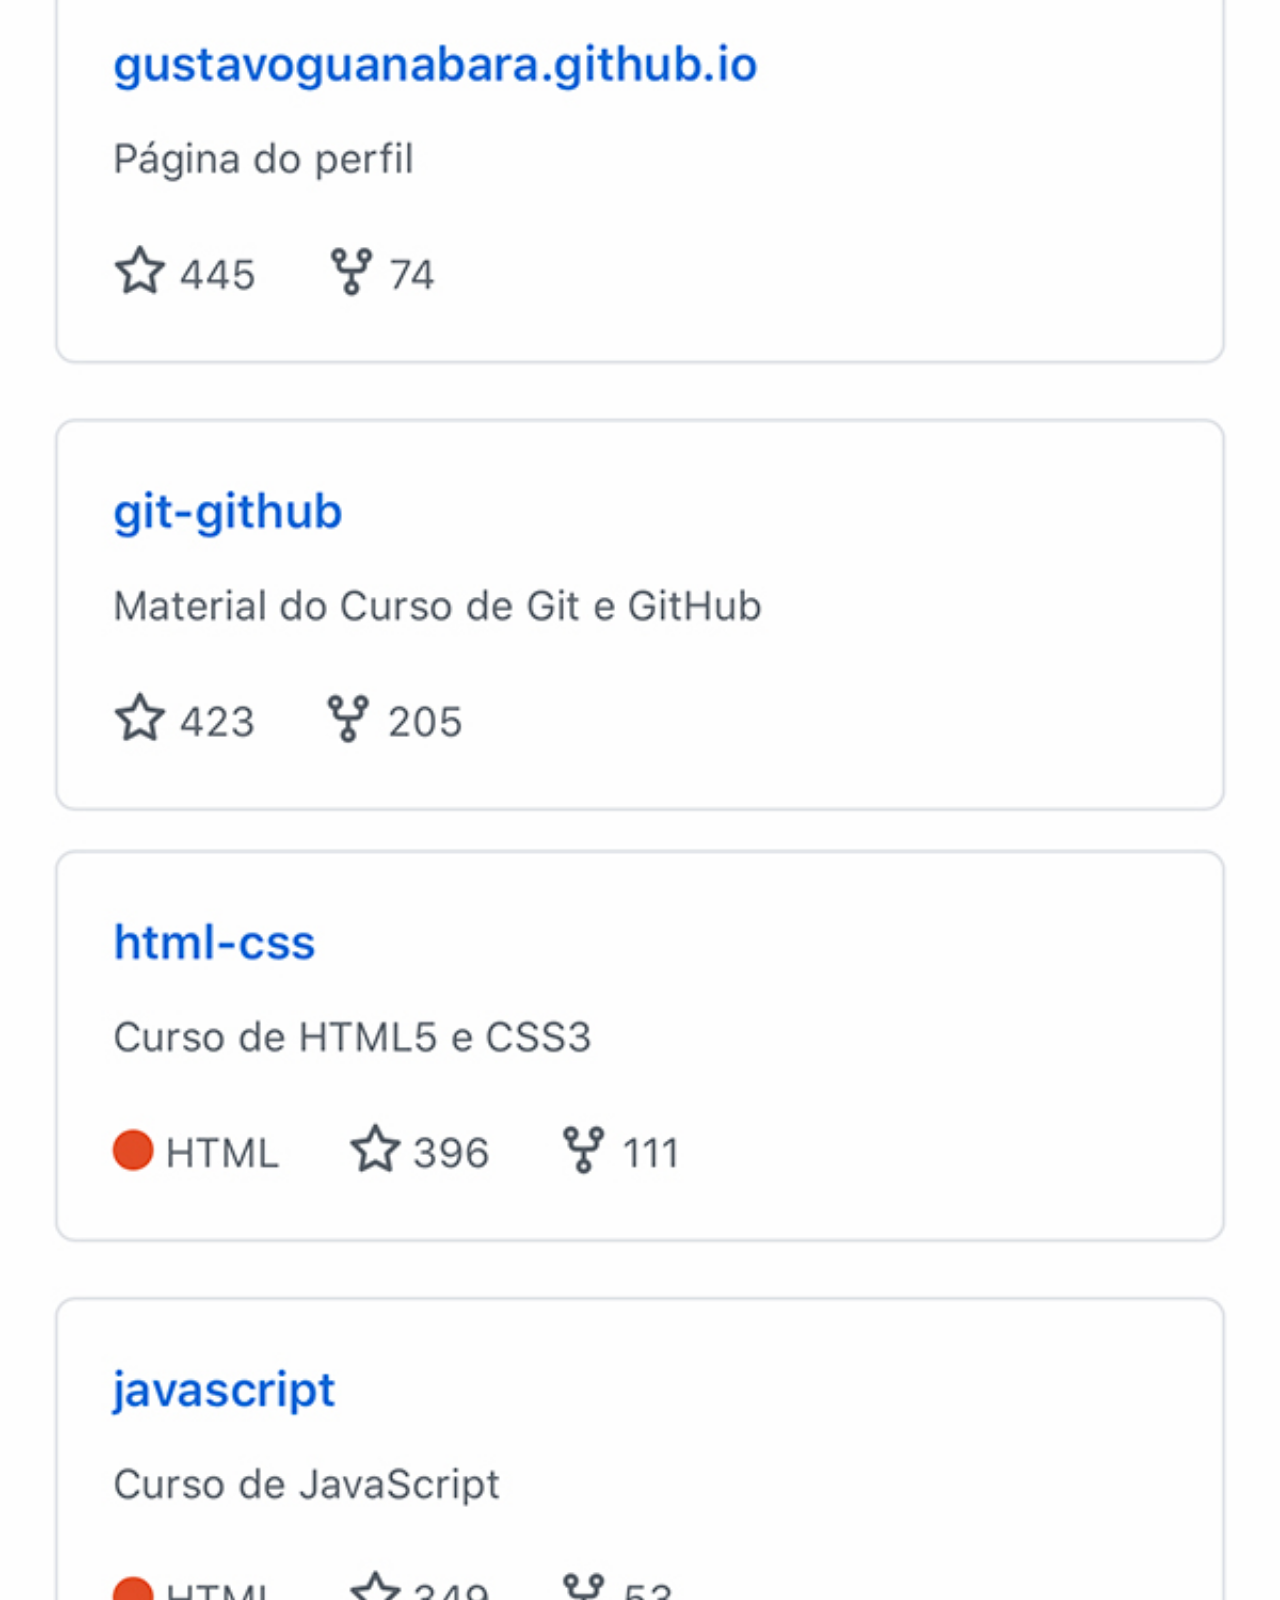
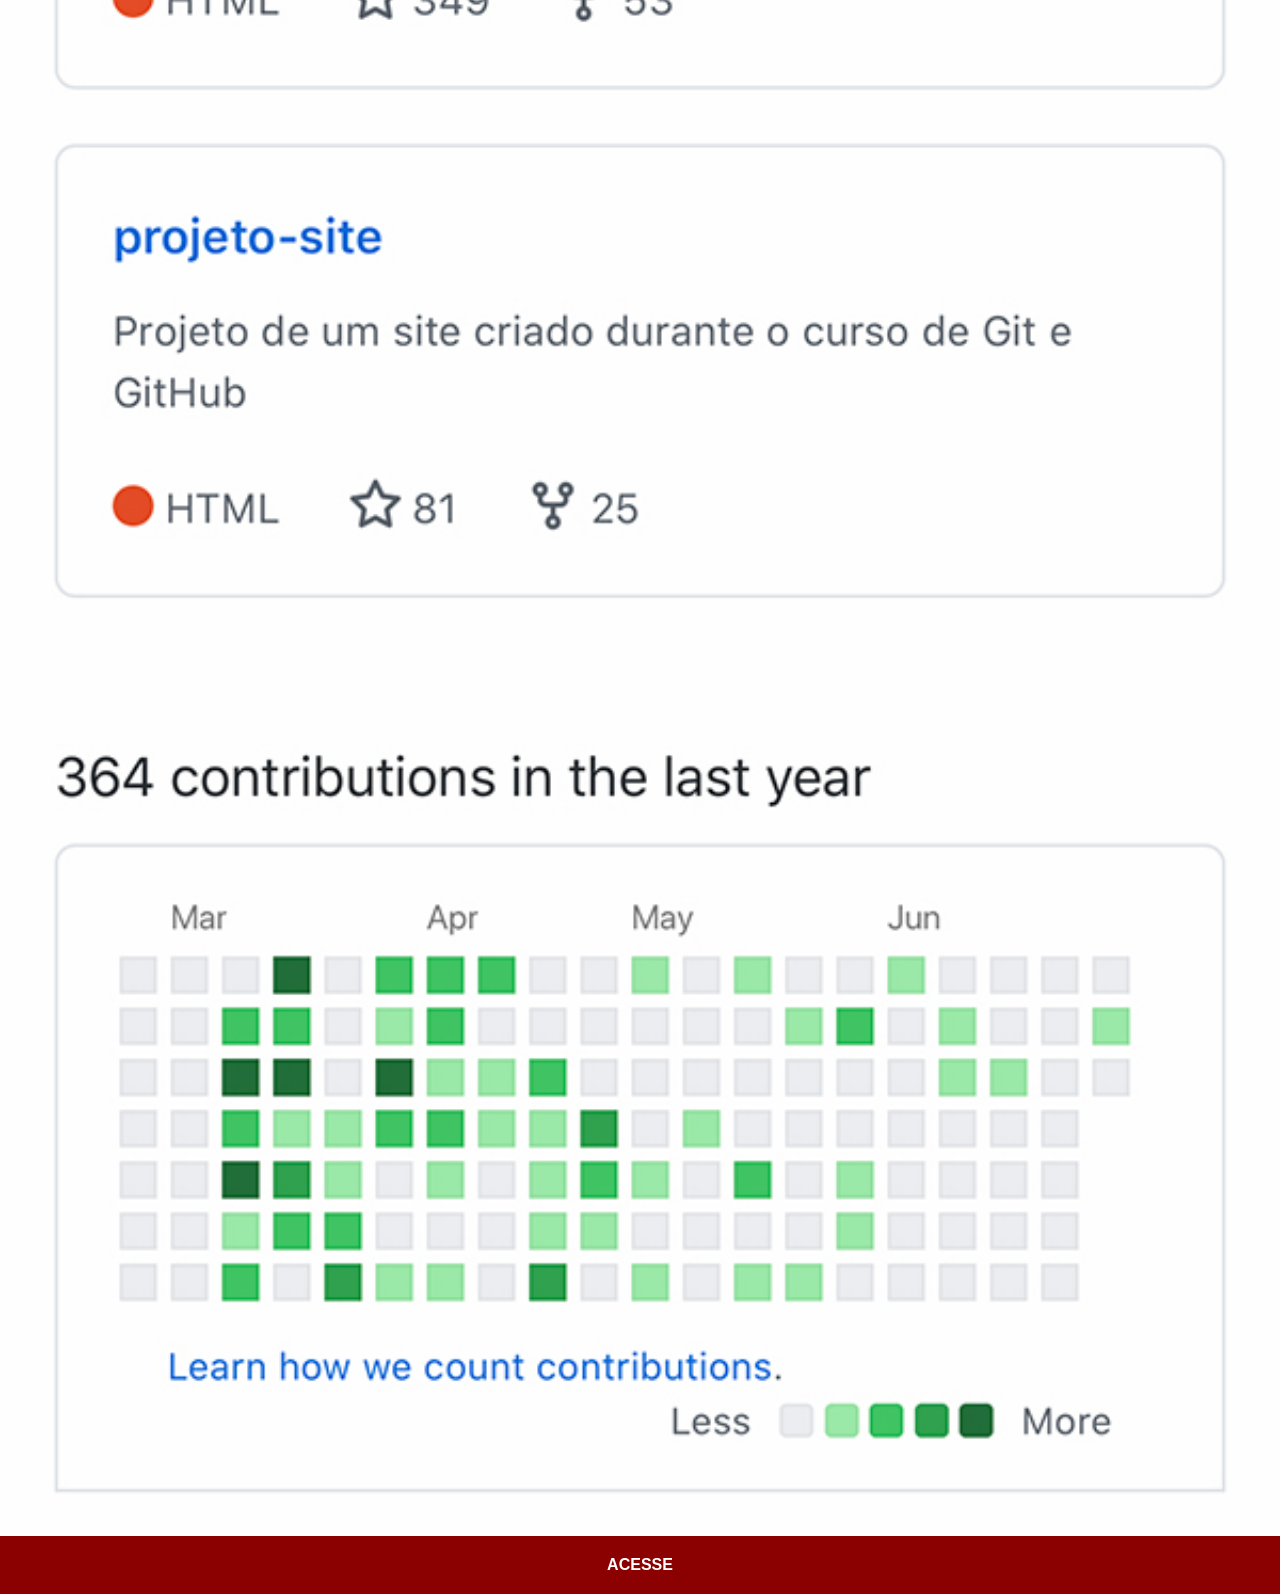
<file: projeto-social/github.html>
<!DOCTYPE html>
<html lang="pt-br">
<head>
    <meta charset="UTF-8">
    <meta name="viewport" content="width=device-width, initial-scale=1.0">
    <title>GitHub</title>
    <link rel="stylesheet" href="estilos/social.css">
</head>
<body>
    <img src="imagens/tela-github.jpg" alt="GitHub">
    <a href="https://github.com/gustavoguanabara/" target="_blank">ACESSE</a>
</body>
</html>
</file>
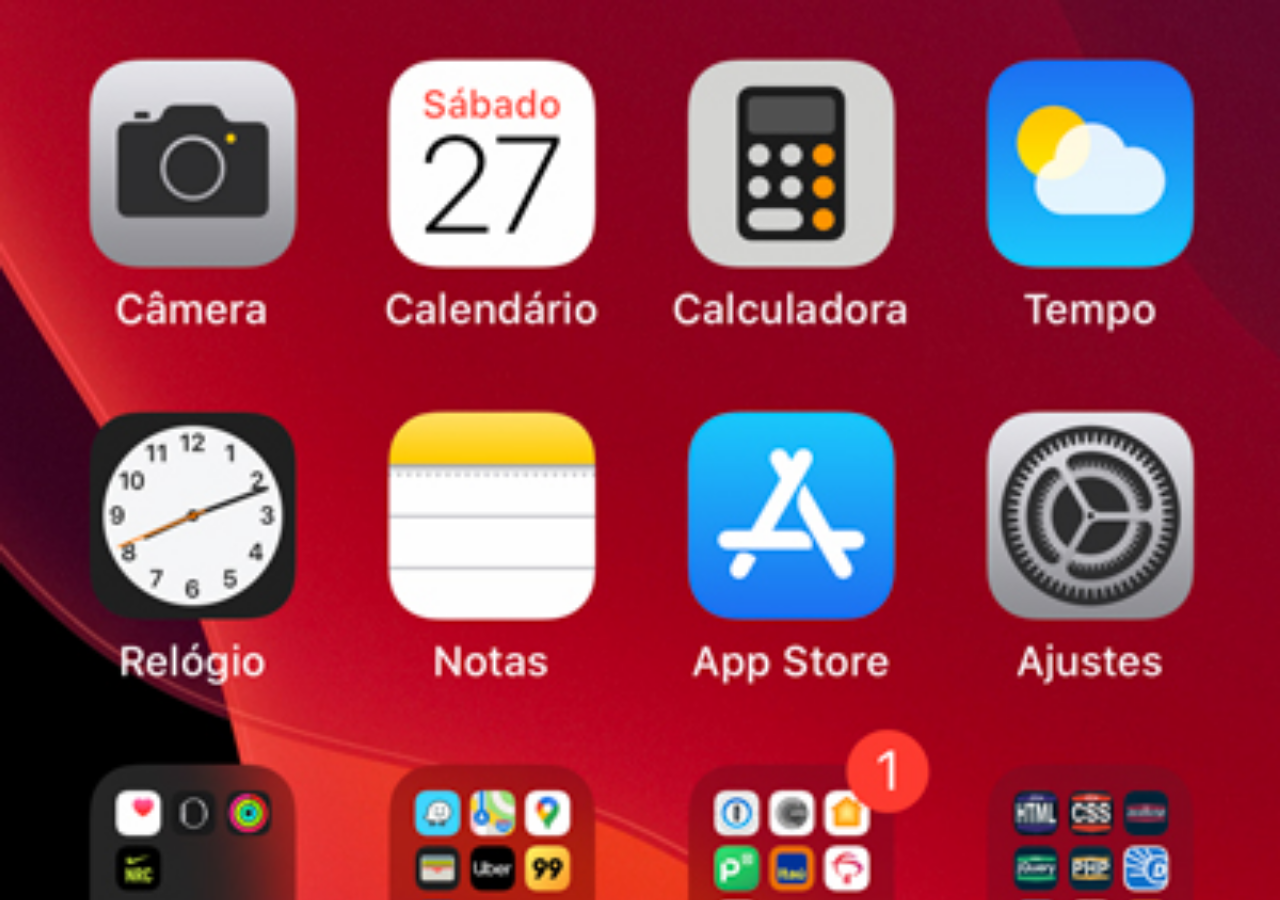
<file: projeto-social/home.html>
<!DOCTYPE html>
<html lang="pt-br">
<head>
    <meta charset="UTF-8">
    <meta name="viewport" content="width=device-width, initial-scale=1.0">
    <title>Document</title>
</head>
<style>
    * {
        margin: 0px;
        padding: 0px;
    }

    body {
        width: 100vw;
        height: 100vh;
        background: black url('imagens/tela-home.jpg') no-repeat top center;
        background-size: cover;
    }
</style>
<body>
    
</body>
</html>
</file>
<file: projeto-social/estilos/style.css>
@charset "UTF-8";

* {
    margin: 0px;
    padding: 0px;
    font-family: Arial, Helvetica, sans-serif;
}

html, body {
    height: 100vh;
    width: 100vw;
    background-color: black;
}

body {
    background: url('../imagens/fundo-madeira.jpg') no-repeat top center;
    background-size: cover;

}

main {
    position: relative;
    height: 100vh;
}

section#telefone {
    position: absolute;
    top: 50%;
    left: 50%;
    transform: translate(-50%, -50%);

    height: 627px;
    width: 311px;
    background: url('../imagens/frame-iphone.png') no-repeat;
}

iframe#tela {
    position: relative;
    top: 80px;
    left: 22px;
    width: 267px;
    height: 471px;
    
}

section#redes-sociais {
    text-align: right;
}

section#redes-sociais img {
    width: 50px;
    margin: 10px;
    border-radius: 50%;
    box-shadow: 2px 2px 2px rgb(0, 0, 0, 0.400);
    box-sizing: border-box;
}

section#redes-sociais img:hover {
    border: 2px solid rgb(255, 255, 255, 0.600);
    transform: translate(-3px, -3px);
    box-shadow: 5px 5px 10px rgb(0, 0, 0, 0.600);
    transition: transform .5s;
}
</file>
<file: projeto-social/estilos/social.css>
@charset "UTF-8";

* {
    margin: 0px;
    padding: 0px;
    font-family: Arial, Helvetica, sans-serif;
}

::-webkit-scrollbar {
    width: 0px;
    height: 0px;
}

img {
    width: 100vw;

}

a {
    display: block;
    background-color: darkred;
    color: white;
    padding: 20px;
    text-align: center;
    font-weight: bolder;
    text-decoration: none;
}

a:hover {
    background-color: red;
}
</file>
